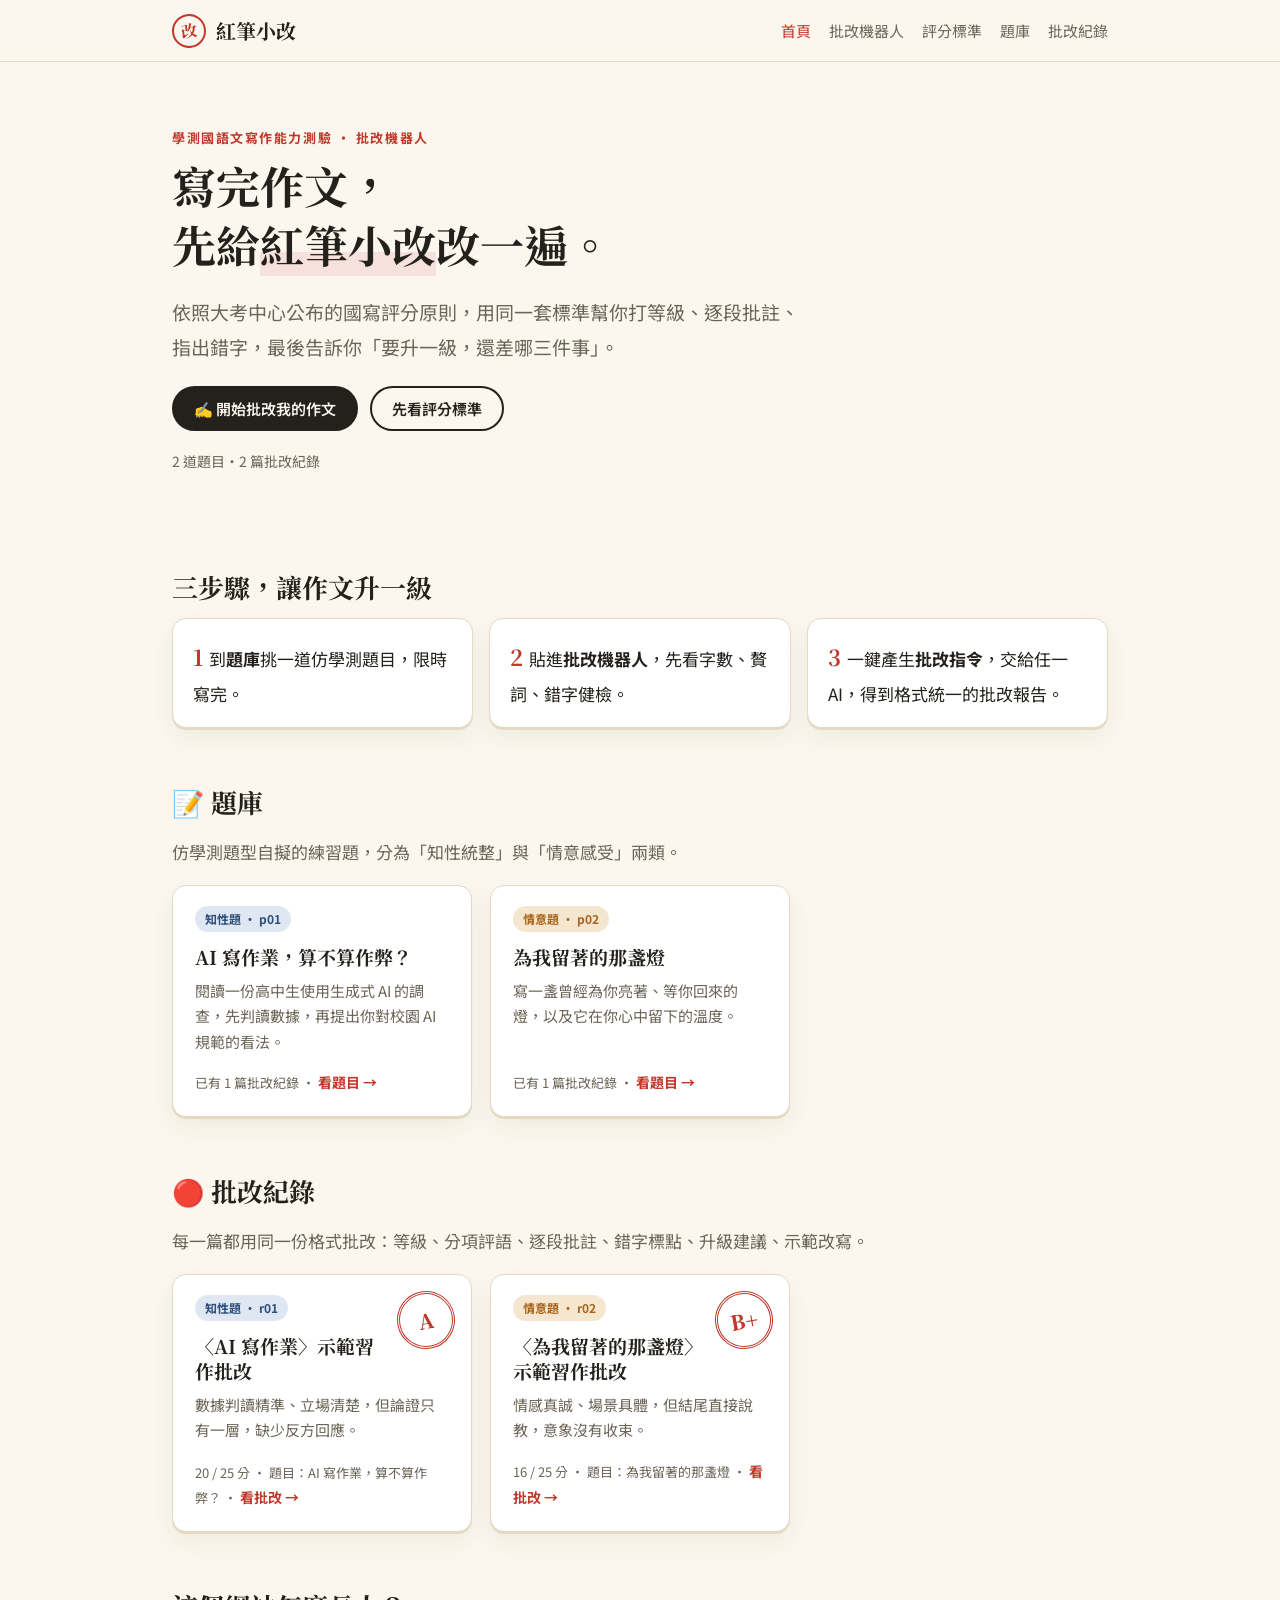
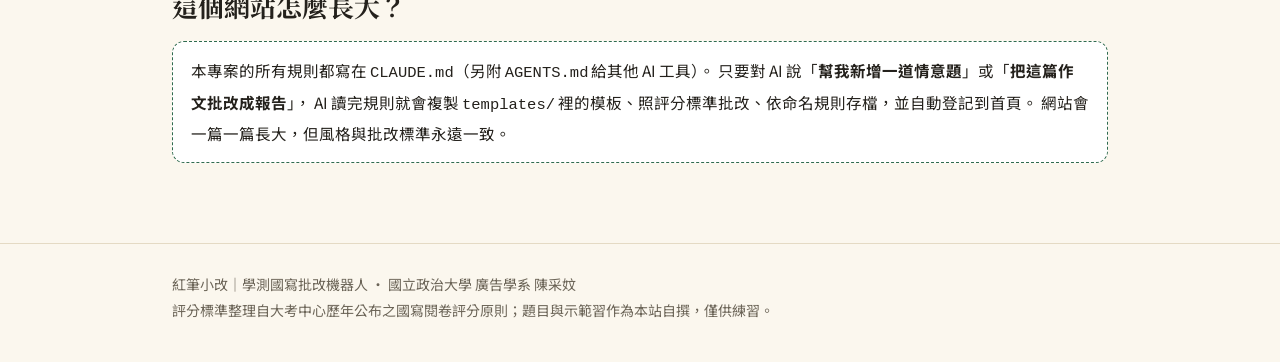
<file: index.html>
<!DOCTYPE html>
<html lang="zh-Hant">
<head>
  <meta charset="UTF-8">
  <meta name="viewport" content="width=device-width, initial-scale=1.0">
  <title>紅筆小改｜學測國寫批改機器人</title>
  <meta name="description" content="依照大考中心國寫評分原則，幫你批改學測國文作文的機器人與批改紀錄庫。">
  <link rel="preconnect" href="https://fonts.googleapis.com">
  <link href="https://fonts.googleapis.com/css2?family=Noto+Sans+TC:wght@400;700;900&family=Noto+Serif+TC:wght@500;700;900&display=swap" rel="stylesheet">
  <link rel="stylesheet" href="assets/style.css">
</head>
<body>

<header class="site-header">
  <div class="wrap">
    <a class="logo" href="index.html"><span class="logo-mark">改</span>紅筆小改</a>
    <nav class="nav">
      <a href="index.html" class="active">首頁</a>
      <a href="grader.html">批改機器人</a>
      <a href="rubric.html">評分標準</a>
      <a href="index.html#prompts">題庫</a>
      <a href="index.html#reports">批改紀錄</a>
    </nav>
  </div>
</header>

<main class="wrap">

  <section class="hero">
    <div class="eyebrow">學測國語文寫作能力測驗 · 批改機器人</div>
    <h1>寫完作文，<br>先給<span class="underline">紅筆小改</span>改一遍。</h1>
    <p class="lead">依照大考中心公布的國寫評分原則，用同一套標準幫你打等級、逐段批註、指出錯字，最後告訴你「要升一級，還差哪三件事」。</p>
    <div class="hero-actions">
      <a class="btn" href="grader.html">✍️ 開始批改我的作文</a>
      <a class="btn ghost" href="rubric.html">先看評分標準</a>
    </div>
    <p class="muted" style="margin-top:18px;font-size:14px" id="content-count"></p>
  </section>

  <section>
    <h2>三步驟，讓作文升一級</h2>
    <div class="steps">
      <div class="step"><b>1</b>到<strong>題庫</strong>挑一道仿學測題目，限時寫完。</div>
      <div class="step"><b>2</b>貼進<strong>批改機器人</strong>，先看字數、贅詞、錯字健檢。</div>
      <div class="step"><b>3</b>一鍵產生<strong>批改指令</strong>，交給任一 AI，得到格式統一的批改報告。</div>
    </div>
  </section>

  <section id="prompts">
    <h2>📝 題庫</h2>
    <p class="muted">仿學測題型自擬的練習題，分為「知性統整」與「情意感受」兩類。</p>
    <div class="card-grid" id="prompt-list"></div>
  </section>

  <section id="reports">
    <h2>🔴 批改紀錄</h2>
    <p class="muted">每一篇都用同一份格式批改：等級、分項評語、逐段批註、錯字標點、升級建議、示範改寫。</p>
    <div class="card-grid" id="report-list"></div>
  </section>

  <section>
    <h2>這個網站怎麼長大？</h2>
    <div class="callout green">
      本專案的所有規則都寫在 <code>CLAUDE.md</code>（另附 <code>AGENTS.md</code> 給其他 AI 工具）。
      只要對 AI 說「<strong>幫我新增一道情意題</strong>」或「<strong>把這篇作文批改成報告</strong>」，
      AI 讀完規則就會複製 <code>templates/</code> 裡的模板、照評分標準批改、依命名規則存檔，並自動登記到首頁。
      網站會一篇一篇長大，但風格與批改標準永遠一致。
    </div>
  </section>

</main>

<footer class="site-footer">
  <div class="wrap">
    紅筆小改｜學測國寫批改機器人 · 國立政治大學 廣告學系 陳采妏<br>
    評分標準整理自大考中心歷年公布之國寫閱卷評分原則；題目與示範習作為本站自撰，僅供練習。
  </div>
</footer>

<script src="assets/catalog.js"></script>
<script src="assets/main.js"></script>
</body>
</html>
</file>
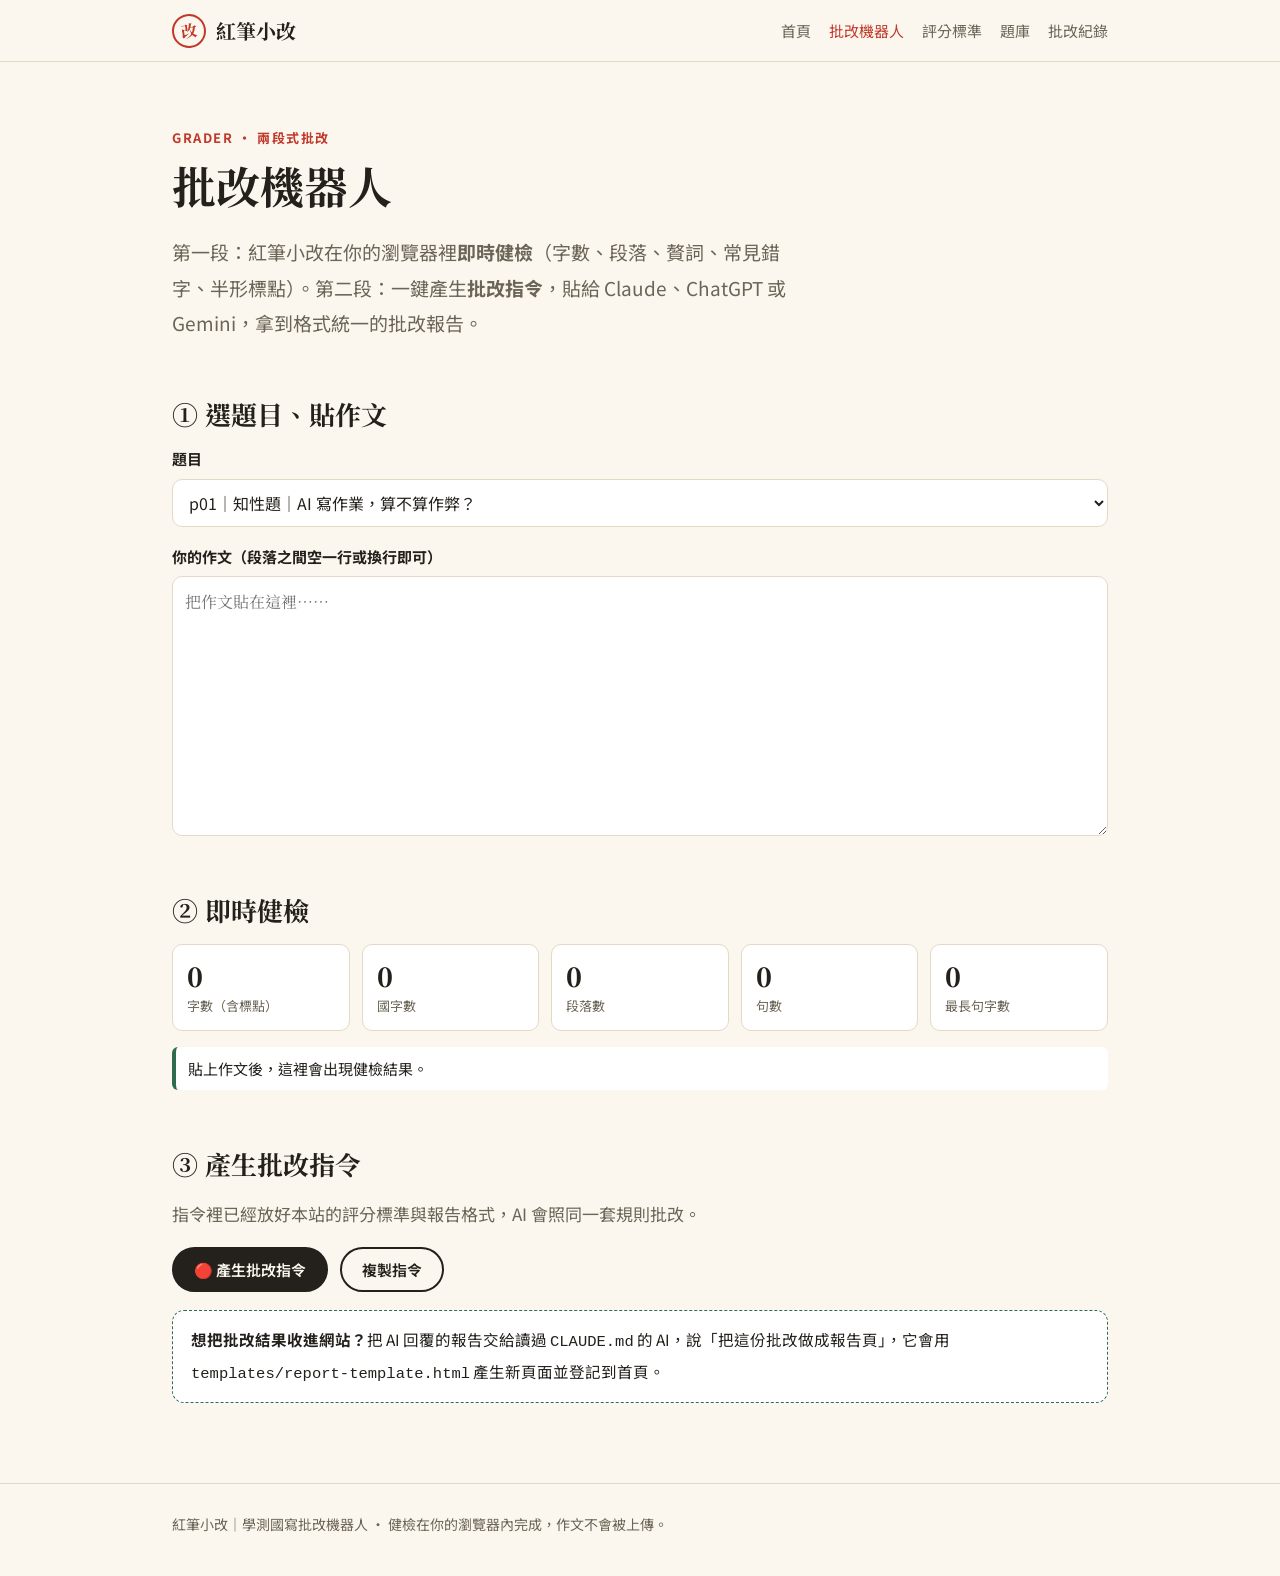
<file: grader.html>
<!DOCTYPE html>
<html lang="zh-Hant">
<head>
  <meta charset="UTF-8">
  <meta name="viewport" content="width=device-width, initial-scale=1.0">
  <title>批改機器人｜紅筆小改</title>
  <link rel="preconnect" href="https://fonts.googleapis.com">
  <link href="https://fonts.googleapis.com/css2?family=Noto+Sans+TC:wght@400;700;900&family=Noto+Serif+TC:wght@500;700;900&display=swap" rel="stylesheet">
  <link rel="stylesheet" href="assets/style.css">
</head>
<body>

<header class="site-header">
  <div class="wrap">
    <a class="logo" href="index.html"><span class="logo-mark">改</span>紅筆小改</a>
    <nav class="nav">
      <a href="index.html">首頁</a>
      <a href="grader.html" class="active">批改機器人</a>
      <a href="rubric.html">評分標準</a>
      <a href="index.html#prompts">題庫</a>
      <a href="index.html#reports">批改紀錄</a>
    </nav>
  </div>
</header>

<main class="wrap">
  <section class="hero" style="padding-bottom:0">
    <div class="eyebrow">GRADER · 兩段式批改</div>
    <h1>批改機器人</h1>
    <p class="lead">第一段：紅筆小改在你的瀏覽器裡<strong>即時健檢</strong>（字數、段落、贅詞、常見錯字、半形標點）。第二段：一鍵產生<strong>批改指令</strong>，貼給 Claude、ChatGPT 或 Gemini，拿到格式統一的批改報告。</p>
  </section>

  <h2>① 選題目、貼作文</h2>
  <div class="field">
    <label for="prompt-select">題目</label>
    <select id="prompt-select"></select>
  </div>
  <div class="field" id="custom-wrap" style="display:none">
    <label for="custom-prompt">自訂題目（請貼上完整題目與要求）</label>
    <input type="text" id="custom-prompt" placeholder="例：以「轉角」為題，寫一篇文章，敘寫你的經驗與感受。">
  </div>
  <div class="field">
    <label for="essay">你的作文（段落之間空一行或換行即可）</label>
    <textarea id="essay" placeholder="把作文貼在這裡……"></textarea>
  </div>

  <h2>② 即時健檢</h2>
  <div class="stats">
    <div class="stat"><div class="n" id="s-chars">0</div><div class="k">字數（含標點）</div></div>
    <div class="stat"><div class="n" id="s-han">0</div><div class="k">國字數</div></div>
    <div class="stat"><div class="n" id="s-paras">0</div><div class="k">段落數</div></div>
    <div class="stat"><div class="n" id="s-sent">0</div><div class="k">句數</div></div>
    <div class="stat"><div class="n" id="s-long">0</div><div class="k">最長句字數</div></div>
  </div>
  <ul class="flags" id="flags"><li class="ok">貼上作文後，這裡會出現健檢結果。</li></ul>

  <h2>③ 產生批改指令</h2>
  <p class="muted">指令裡已經放好本站的評分標準與報告格式，AI 會照同一套規則批改。</p>
  <div class="hero-actions" style="margin-top:0">
    <button class="btn" id="build">🔴 產生批改指令</button>
    <button class="btn ghost" id="copy" disabled>複製指令</button>
  </div>
  <p id="copy-msg" class="muted" style="font-size:14px"></p>
  <div class="output-box" id="output" style="display:none"></div>

  <div class="callout green">
    <strong>想把批改結果收進網站？</strong>把 AI 回覆的報告交給讀過 <code>CLAUDE.md</code> 的 AI，說「把這份批改做成報告頁」，它會用 <code>templates/report-template.html</code> 產生新頁面並登記到首頁。
  </div>
</main>

<footer class="site-footer">
  <div class="wrap">紅筆小改｜學測國寫批改機器人 · 健檢在你的瀏覽器內完成，作文不會被上傳。</div>
</footer>

<script src="assets/catalog.js"></script>
<script src="assets/grader.js"></script>
</body>
</html>
</file>
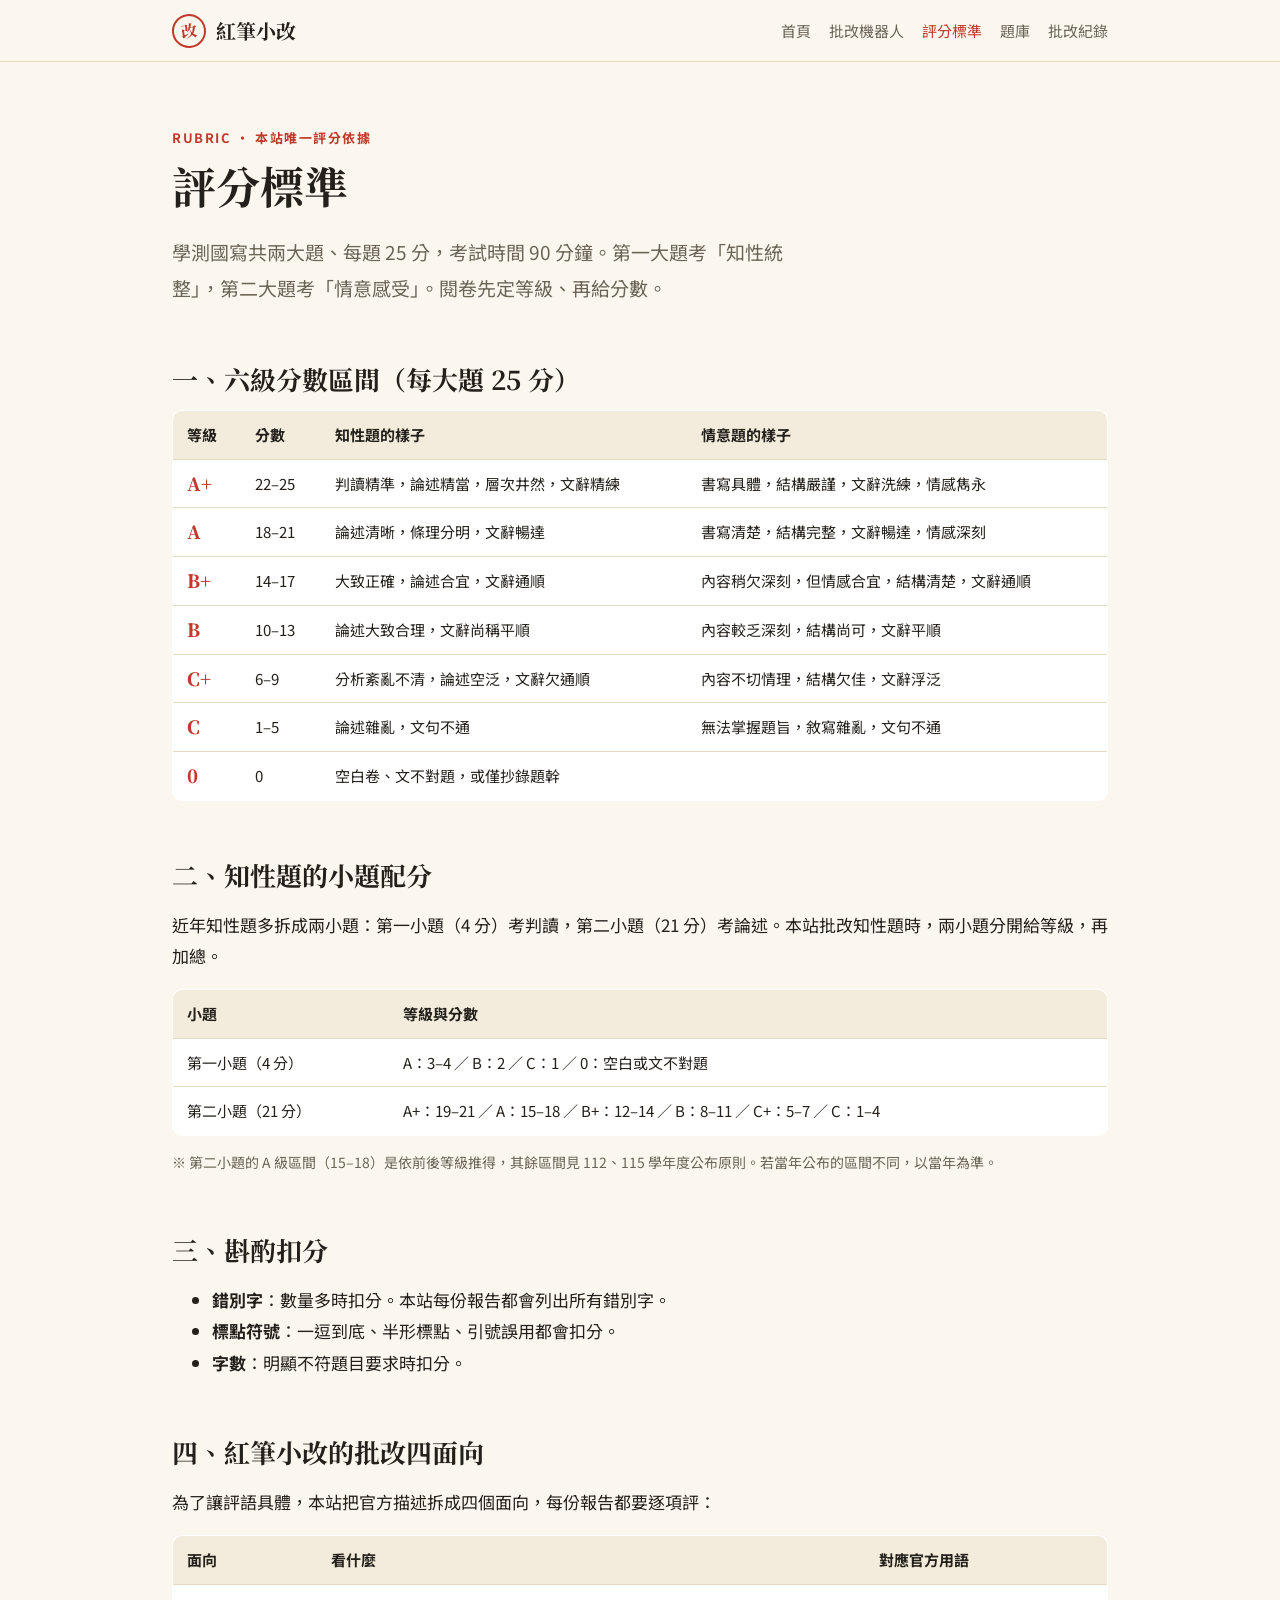
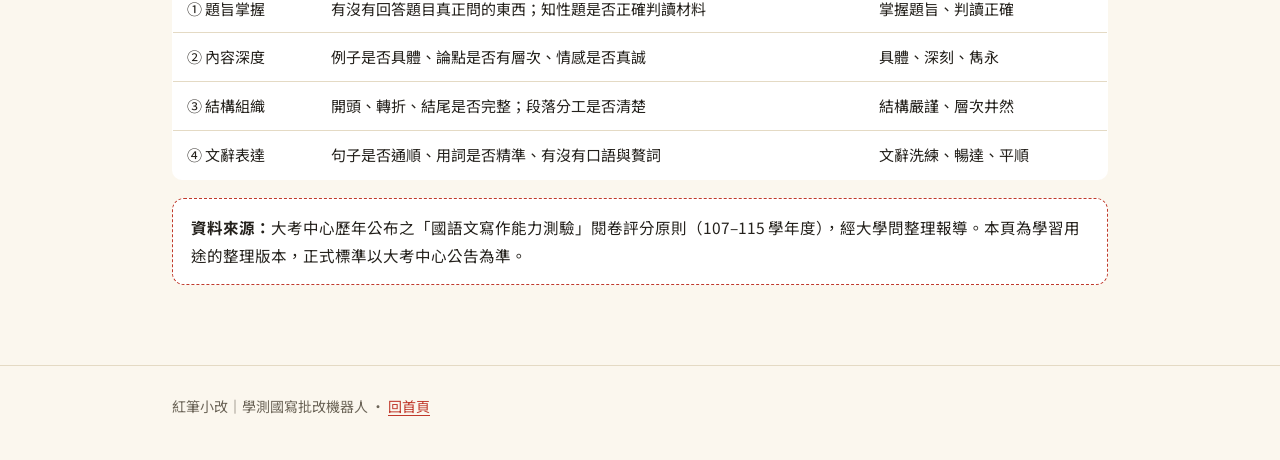
<file: rubric.html>
<!DOCTYPE html>
<html lang="zh-Hant">
<head>
  <meta charset="UTF-8">
  <meta name="viewport" content="width=device-width, initial-scale=1.0">
  <title>評分標準｜紅筆小改</title>
  <link rel="preconnect" href="https://fonts.googleapis.com">
  <link href="https://fonts.googleapis.com/css2?family=Noto+Sans+TC:wght@400;700;900&family=Noto+Serif+TC:wght@500;700;900&display=swap" rel="stylesheet">
  <link rel="stylesheet" href="assets/style.css">
</head>
<body>

<header class="site-header">
  <div class="wrap">
    <a class="logo" href="index.html"><span class="logo-mark">改</span>紅筆小改</a>
    <nav class="nav">
      <a href="index.html">首頁</a>
      <a href="grader.html">批改機器人</a>
      <a href="rubric.html" class="active">評分標準</a>
      <a href="index.html#prompts">題庫</a>
      <a href="index.html#reports">批改紀錄</a>
    </nav>
  </div>
</header>

<main class="wrap">
  <section class="hero" style="padding-bottom:0">
    <div class="eyebrow">RUBRIC · 本站唯一評分依據</div>
    <h1>評分標準</h1>
    <p class="lead">學測國寫共兩大題、每題 25 分，考試時間 90 分鐘。第一大題考「知性統整」，第二大題考「情意感受」。閱卷先定等級、再給分數。</p>
  </section>

  <h2>一、六級分數區間（每大題 25 分）</h2>
  <div class="table-scroll">
  <table class="rubric">
    <tr><th>等級</th><th>分數</th><th>知性題的樣子</th><th>情意題的樣子</th></tr>
    <tr><td class="lv">A+</td><td>22–25</td><td>判讀精準，論述精當，層次井然，文辭精練</td><td>書寫具體，結構嚴謹，文辭洗練，情感雋永</td></tr>
    <tr><td class="lv">A</td><td>18–21</td><td>論述清晰，條理分明，文辭暢達</td><td>書寫清楚，結構完整，文辭暢達，情感深刻</td></tr>
    <tr><td class="lv">B+</td><td>14–17</td><td>大致正確，論述合宜，文辭通順</td><td>內容稍欠深刻，但情感合宜，結構清楚，文辭通順</td></tr>
    <tr><td class="lv">B</td><td>10–13</td><td>論述大致合理，文辭尚稱平順</td><td>內容較乏深刻，結構尚可，文辭平順</td></tr>
    <tr><td class="lv">C+</td><td>6–9</td><td>分析紊亂不清，論述空泛，文辭欠通順</td><td>內容不切情理，結構欠佳，文辭浮泛</td></tr>
    <tr><td class="lv">C</td><td>1–5</td><td>論述雜亂，文句不通</td><td>無法掌握題旨，敘寫雜亂，文句不通</td></tr>
    <tr><td class="lv">0</td><td>0</td><td colspan="2">空白卷、文不對題，或僅抄錄題幹</td></tr>
  </table>
  </div>

  <h2>二、知性題的小題配分</h2>
  <p>近年知性題多拆成兩小題：第一小題（4 分）考判讀，第二小題（21 分）考論述。本站批改知性題時，兩小題分開給等級，再加總。</p>
  <div class="table-scroll">
  <table class="rubric">
    <tr><th>小題</th><th>等級與分數</th></tr>
    <tr><td>第一小題（4 分）</td><td>A：3–4 ／ B：2 ／ C：1 ／ 0：空白或文不對題</td></tr>
    <tr><td>第二小題（21 分）</td><td>A+：19–21 ／ A：15–18 ／ B+：12–14 ／ B：8–11 ／ C+：5–7 ／ C：1–4</td></tr>
  </table>
  </div>
  <p class="muted" style="font-size:14px">※ 第二小題的 A 級區間（15–18）是依前後等級推得，其餘區間見 112、115 學年度公布原則。若當年公布的區間不同，以當年為準。</p>

  <h2>三、斟酌扣分</h2>
  <ul>
    <li><strong>錯別字</strong>：數量多時扣分。本站每份報告都會列出所有錯別字。</li>
    <li><strong>標點符號</strong>：一逗到底、半形標點、引號誤用都會扣分。</li>
    <li><strong>字數</strong>：明顯不符題目要求時扣分。</li>
  </ul>

  <h2>四、紅筆小改的批改四面向</h2>
  <p>為了讓評語具體，本站把官方描述拆成四個面向，每份報告都要逐項評：</p>
  <div class="table-scroll">
  <table class="rubric">
    <tr><th>面向</th><th>看什麼</th><th>對應官方用語</th></tr>
    <tr><td>① 題旨掌握</td><td>有沒有回答題目真正問的東西；知性題是否正確判讀材料</td><td>掌握題旨、判讀正確</td></tr>
    <tr><td>② 內容深度</td><td>例子是否具體、論點是否有層次、情感是否真誠</td><td>具體、深刻、雋永</td></tr>
    <tr><td>③ 結構組織</td><td>開頭、轉折、結尾是否完整；段落分工是否清楚</td><td>結構嚴謹、層次井然</td></tr>
    <tr><td>④ 文辭表達</td><td>句子是否通順、用詞是否精準、有沒有口語與贅詞</td><td>文辭洗練、暢達、平順</td></tr>
  </table>
  </div>

  <div class="callout">
    <strong>資料來源：</strong>大考中心歷年公布之「國語文寫作能力測驗」閱卷評分原則（107–115 學年度），經大學問整理報導。本頁為學習用途的整理版本，正式標準以大考中心公告為準。
  </div>
</main>

<footer class="site-footer">
  <div class="wrap">紅筆小改｜學測國寫批改機器人 · <a href="index.html">回首頁</a></div>
</footer>
</body>
</html>
</file>
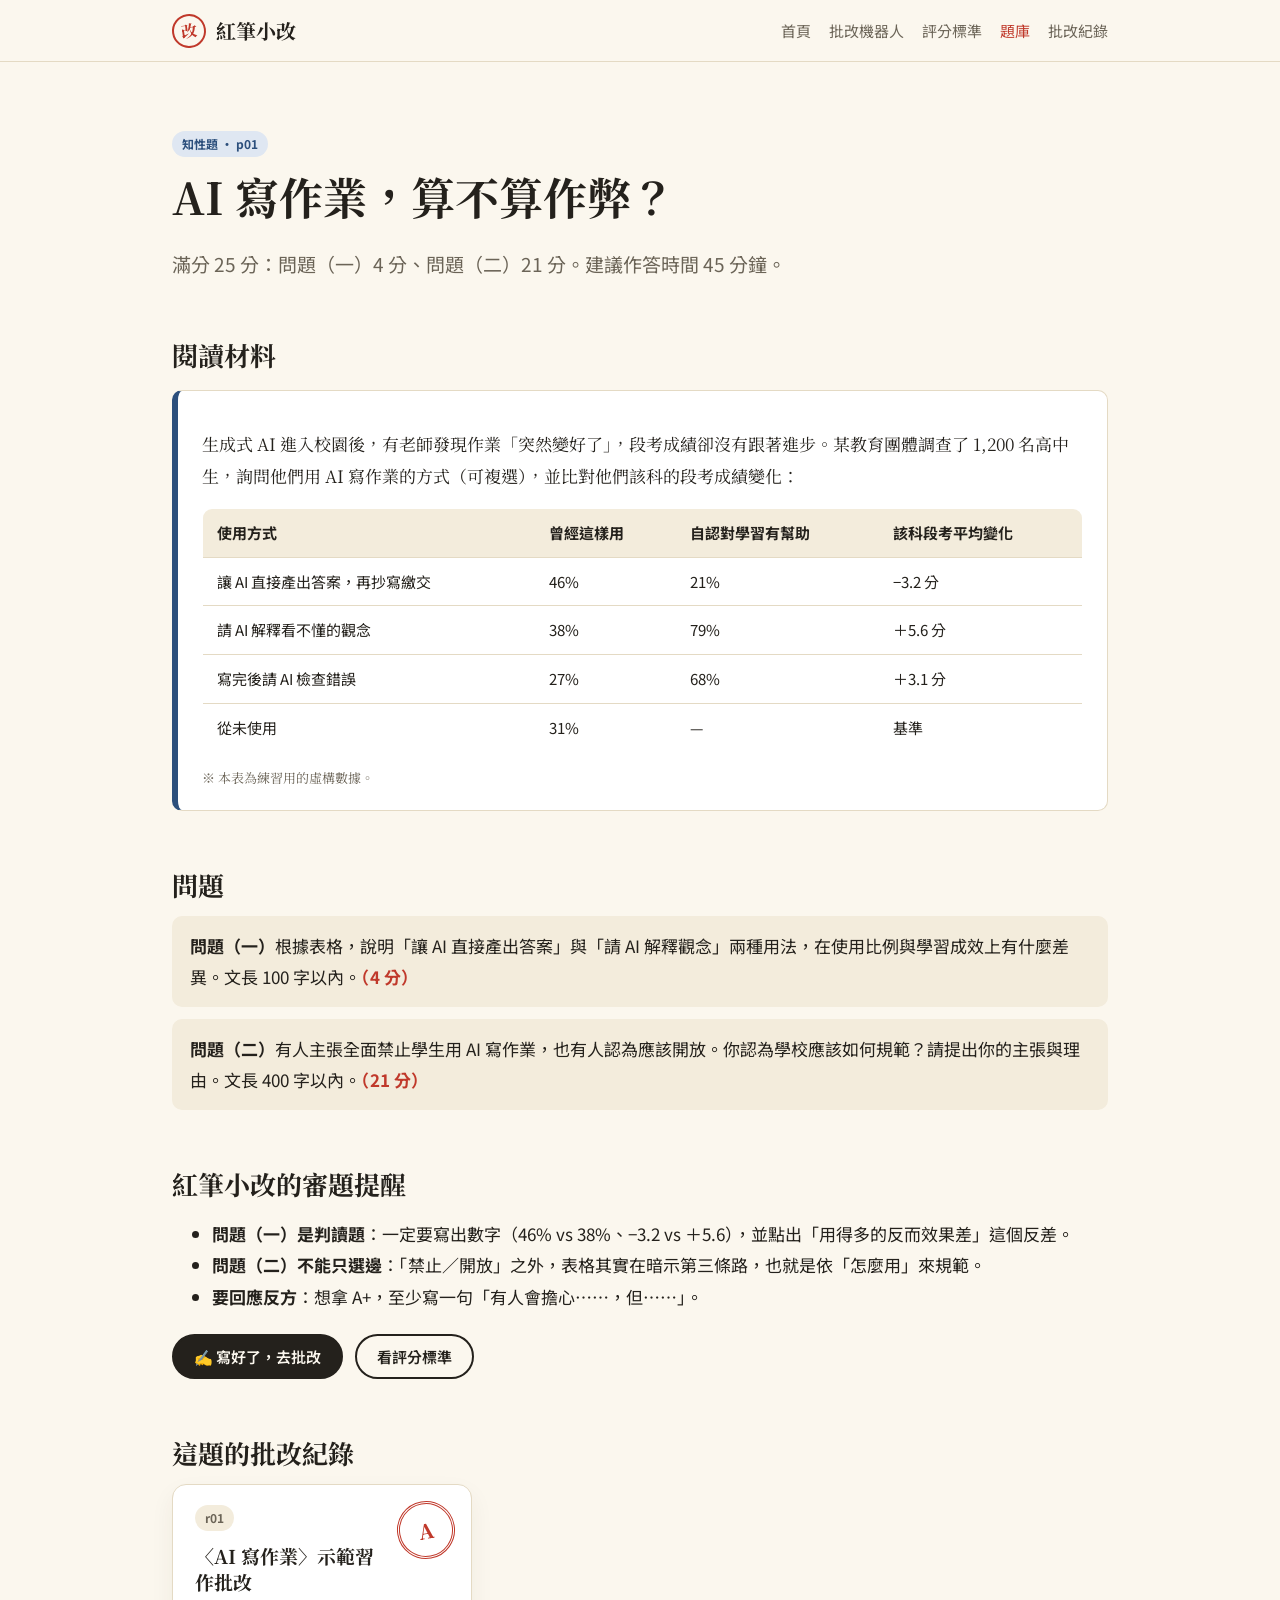
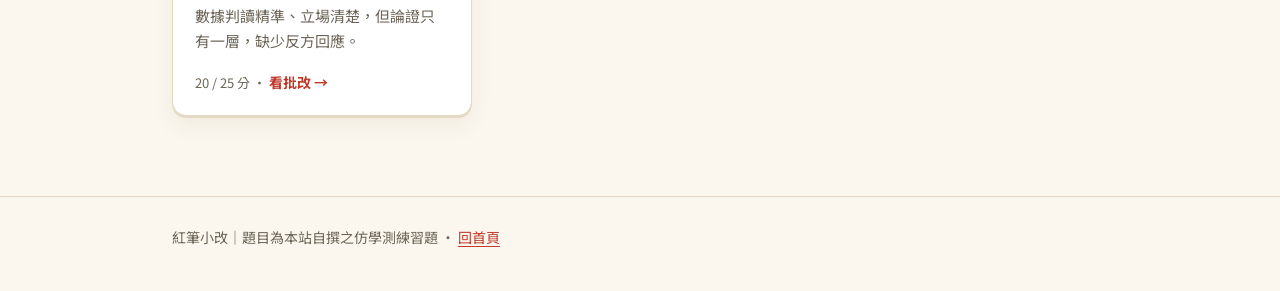
<file: prompts/p01-ai-homework.html>
<!DOCTYPE html>
<html lang="zh-Hant">
<head>
  <meta charset="UTF-8">
  <meta name="viewport" content="width=device-width, initial-scale=1.0">
  <title>p01 AI 寫作業，算不算作弊？｜紅筆小改</title>
  <link rel="preconnect" href="https://fonts.googleapis.com">
  <link href="https://fonts.googleapis.com/css2?family=Noto+Sans+TC:wght@400;700;900&family=Noto+Serif+TC:wght@500;700;900&display=swap" rel="stylesheet">
  <link rel="stylesheet" href="../assets/style.css">
</head>
<body data-base="../" data-prompt="p01">

<header class="site-header">
  <div class="wrap">
    <a class="logo" href="../index.html"><span class="logo-mark">改</span>紅筆小改</a>
    <nav class="nav">
      <a href="../index.html">首頁</a>
      <a href="../grader.html">批改機器人</a>
      <a href="../rubric.html">評分標準</a>
      <a href="../index.html#prompts" class="active">題庫</a>
      <a href="../index.html#reports">批改紀錄</a>
    </nav>
  </div>
</header>

<main class="wrap">
  <section class="hero" style="padding-bottom:0">
    <span class="tag tag-zhixing">知性題 · p01</span>
    <h1 style="margin-top:10px">AI 寫作業，算不算作弊？</h1>
    <p class="lead">滿分 25 分：問題（一）4 分、問題（二）21 分。建議作答時間 45 分鐘。</p>
  </section>

  <h2>閱讀材料</h2>
  <div class="prompt-box zhixing">
    <p>生成式 AI 進入校園後，有老師發現作業「突然變好了」，段考成績卻沒有跟著進步。某教育團體調查了 1,200 名高中生，詢問他們用 AI 寫作業的方式（可複選），並比對他們該科的段考成績變化：</p>
    <div class="table-scroll">
    <table class="rubric" style="font-family:var(--sans)">
      <tr><th>使用方式</th><th>曾經這樣用</th><th>自認對學習有幫助</th><th>該科段考平均變化</th></tr>
      <tr><td>讓 AI 直接產出答案，再抄寫繳交</td><td>46%</td><td>21%</td><td>−3.2 分</td></tr>
      <tr><td>請 AI 解釋看不懂的觀念</td><td>38%</td><td>79%</td><td>＋5.6 分</td></tr>
      <tr><td>寫完後請 AI 檢查錯誤</td><td>27%</td><td>68%</td><td>＋3.1 分</td></tr>
      <tr><td>從未使用</td><td>31%</td><td>—</td><td>基準</td></tr>
    </table>
    </div>
    <p class="muted" style="font-size:13px;margin-bottom:0">※ 本表為練習用的虛構數據。</p>
  </div>

  <h2>問題</h2>
  <div class="question">
    <strong>問題（一）</strong>根據表格，說明「讓 AI 直接產出答案」與「請 AI 解釋觀念」兩種用法，在使用比例與學習成效上有什麼差異。文長 100 字以內。<span class="pts">（4 分）</span>
  </div>
  <div class="question">
    <strong>問題（二）</strong>有人主張全面禁止學生用 AI 寫作業，也有人認為應該開放。你認為學校應該如何規範？請提出你的主張與理由。文長 400 字以內。<span class="pts">（21 分）</span>
  </div>

  <h2>紅筆小改的審題提醒</h2>
  <ul>
    <li><strong>問題（一）是判讀題</strong>：一定要寫出數字（46% vs 38%、−3.2 vs ＋5.6），並點出「用得多的反而效果差」這個反差。</li>
    <li><strong>問題（二）不能只選邊</strong>：「禁止／開放」之外，表格其實在暗示第三條路，也就是依「怎麼用」來規範。</li>
    <li><strong>要回應反方</strong>：想拿 A+，至少寫一句「有人會擔心……，但……」。</li>
  </ul>

  <div class="hero-actions">
    <a class="btn" href="../grader.html">✍️ 寫好了，去批改</a>
    <a class="btn ghost" href="../rubric.html">看評分標準</a>
  </div>

  <h2>這題的批改紀錄</h2>
  <div class="card-grid" id="related-reports"></div>
</main>

<footer class="site-footer">
  <div class="wrap">紅筆小改｜題目為本站自撰之仿學測練習題 · <a href="../index.html">回首頁</a></div>
</footer>

<script src="../assets/catalog.js"></script>
<script src="../assets/main.js"></script>
</body>
</html>
</file>
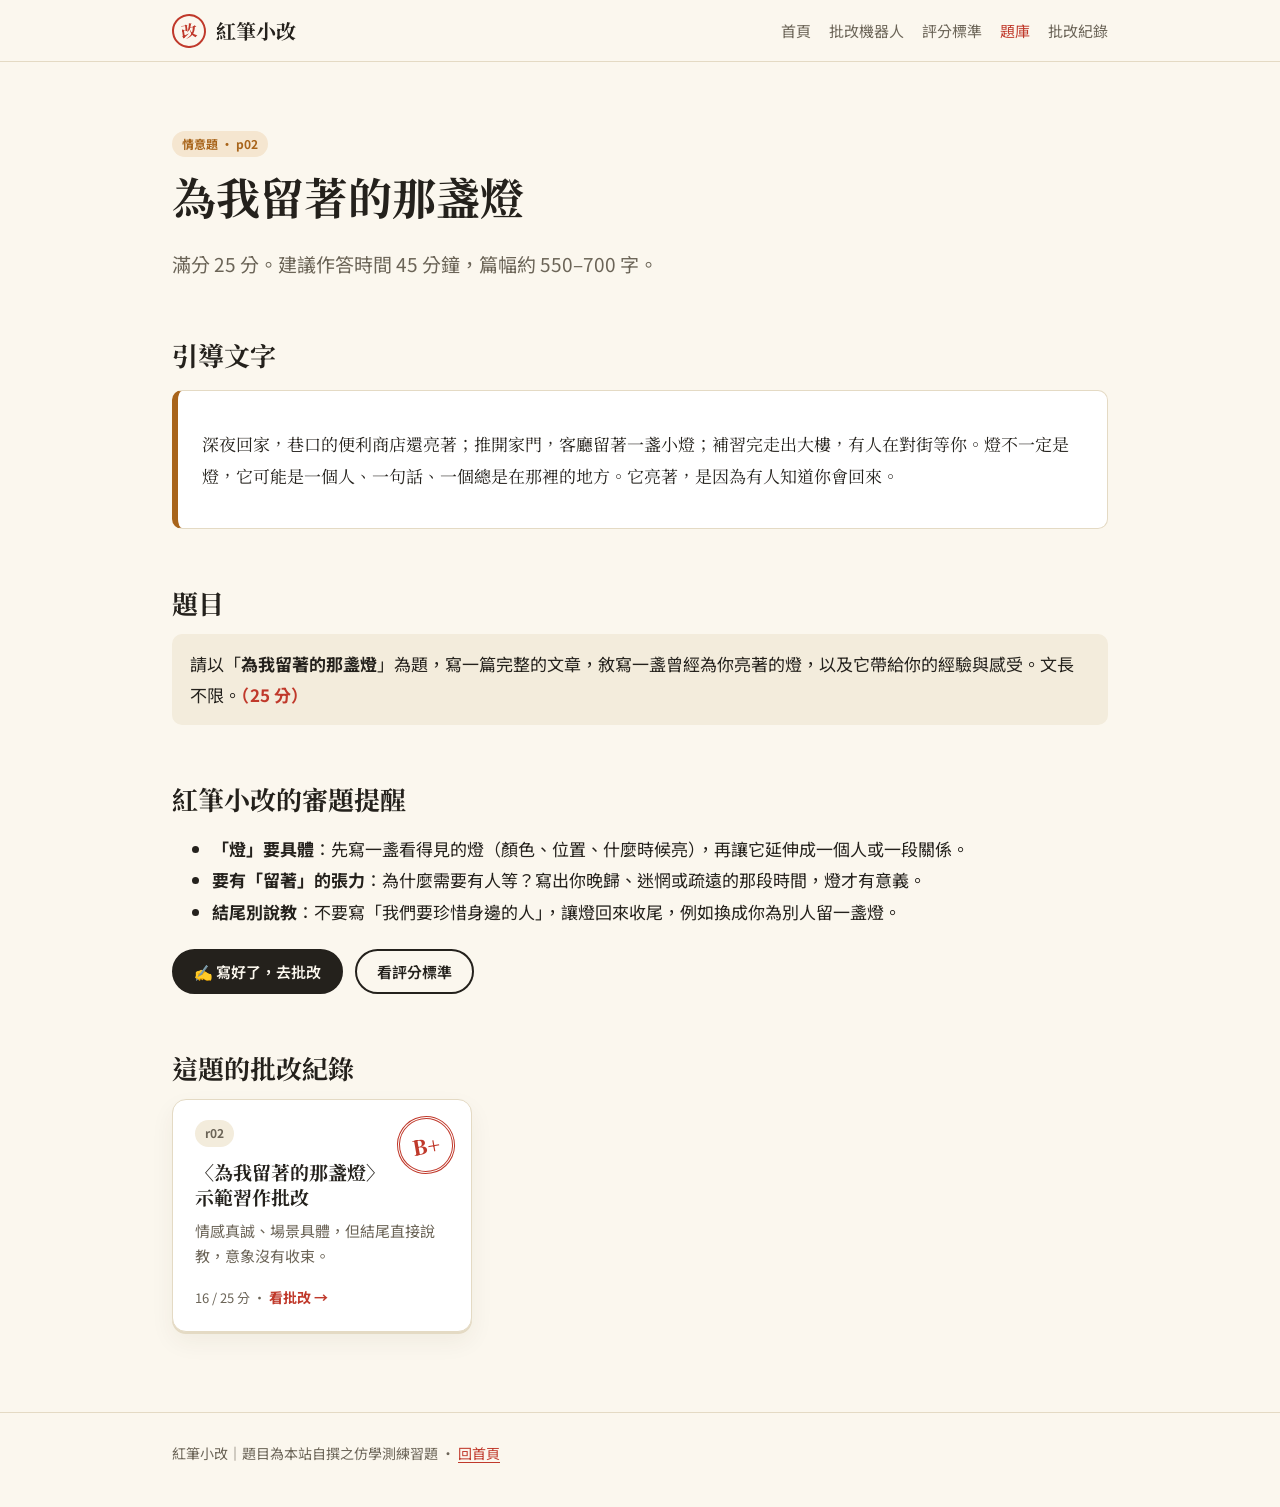
<file: prompts/p02-light-for-me.html>
<!DOCTYPE html>
<html lang="zh-Hant">
<head>
  <meta charset="UTF-8">
  <meta name="viewport" content="width=device-width, initial-scale=1.0">
  <title>p02 為我留著的那盞燈｜紅筆小改</title>
  <link rel="preconnect" href="https://fonts.googleapis.com">
  <link href="https://fonts.googleapis.com/css2?family=Noto+Sans+TC:wght@400;700;900&family=Noto+Serif+TC:wght@500;700;900&display=swap" rel="stylesheet">
  <link rel="stylesheet" href="../assets/style.css">
</head>
<body data-base="../" data-prompt="p02">

<header class="site-header">
  <div class="wrap">
    <a class="logo" href="../index.html"><span class="logo-mark">改</span>紅筆小改</a>
    <nav class="nav">
      <a href="../index.html">首頁</a>
      <a href="../grader.html">批改機器人</a>
      <a href="../rubric.html">評分標準</a>
      <a href="../index.html#prompts" class="active">題庫</a>
      <a href="../index.html#reports">批改紀錄</a>
    </nav>
  </div>
</header>

<main class="wrap">
  <section class="hero" style="padding-bottom:0">
    <span class="tag tag-qingyi">情意題 · p02</span>
    <h1 style="margin-top:10px">為我留著的那盞燈</h1>
    <p class="lead">滿分 25 分。建議作答時間 45 分鐘，篇幅約 550–700 字。</p>
  </section>

  <h2>引導文字</h2>
  <div class="prompt-box qingyi">
    <p>深夜回家，巷口的便利商店還亮著；推開家門，客廳留著一盞小燈；補習完走出大樓，有人在對街等你。燈不一定是燈，它可能是一個人、一句話、一個總是在那裡的地方。它亮著，是因為有人知道你會回來。</p>
  </div>

  <h2>題目</h2>
  <div class="question">
    請以「<strong>為我留著的那盞燈</strong>」為題，寫一篇完整的文章，敘寫一盞曾經為你亮著的燈，以及它帶給你的經驗與感受。文長不限。<span class="pts">（25 分）</span>
  </div>

  <h2>紅筆小改的審題提醒</h2>
  <ul>
    <li><strong>「燈」要具體</strong>：先寫一盞看得見的燈（顏色、位置、什麼時候亮），再讓它延伸成一個人或一段關係。</li>
    <li><strong>要有「留著」的張力</strong>：為什麼需要有人等？寫出你晚歸、迷惘或疏遠的那段時間，燈才有意義。</li>
    <li><strong>結尾別說教</strong>：不要寫「我們要珍惜身邊的人」，讓燈回來收尾，例如換成你為別人留一盞燈。</li>
  </ul>

  <div class="hero-actions">
    <a class="btn" href="../grader.html">✍️ 寫好了，去批改</a>
    <a class="btn ghost" href="../rubric.html">看評分標準</a>
  </div>

  <h2>這題的批改紀錄</h2>
  <div class="card-grid" id="related-reports"></div>
</main>

<footer class="site-footer">
  <div class="wrap">紅筆小改｜題目為本站自撰之仿學測練習題 · <a href="../index.html">回首頁</a></div>
</footer>

<script src="../assets/catalog.js"></script>
<script src="../assets/main.js"></script>
</body>
</html>
</file>
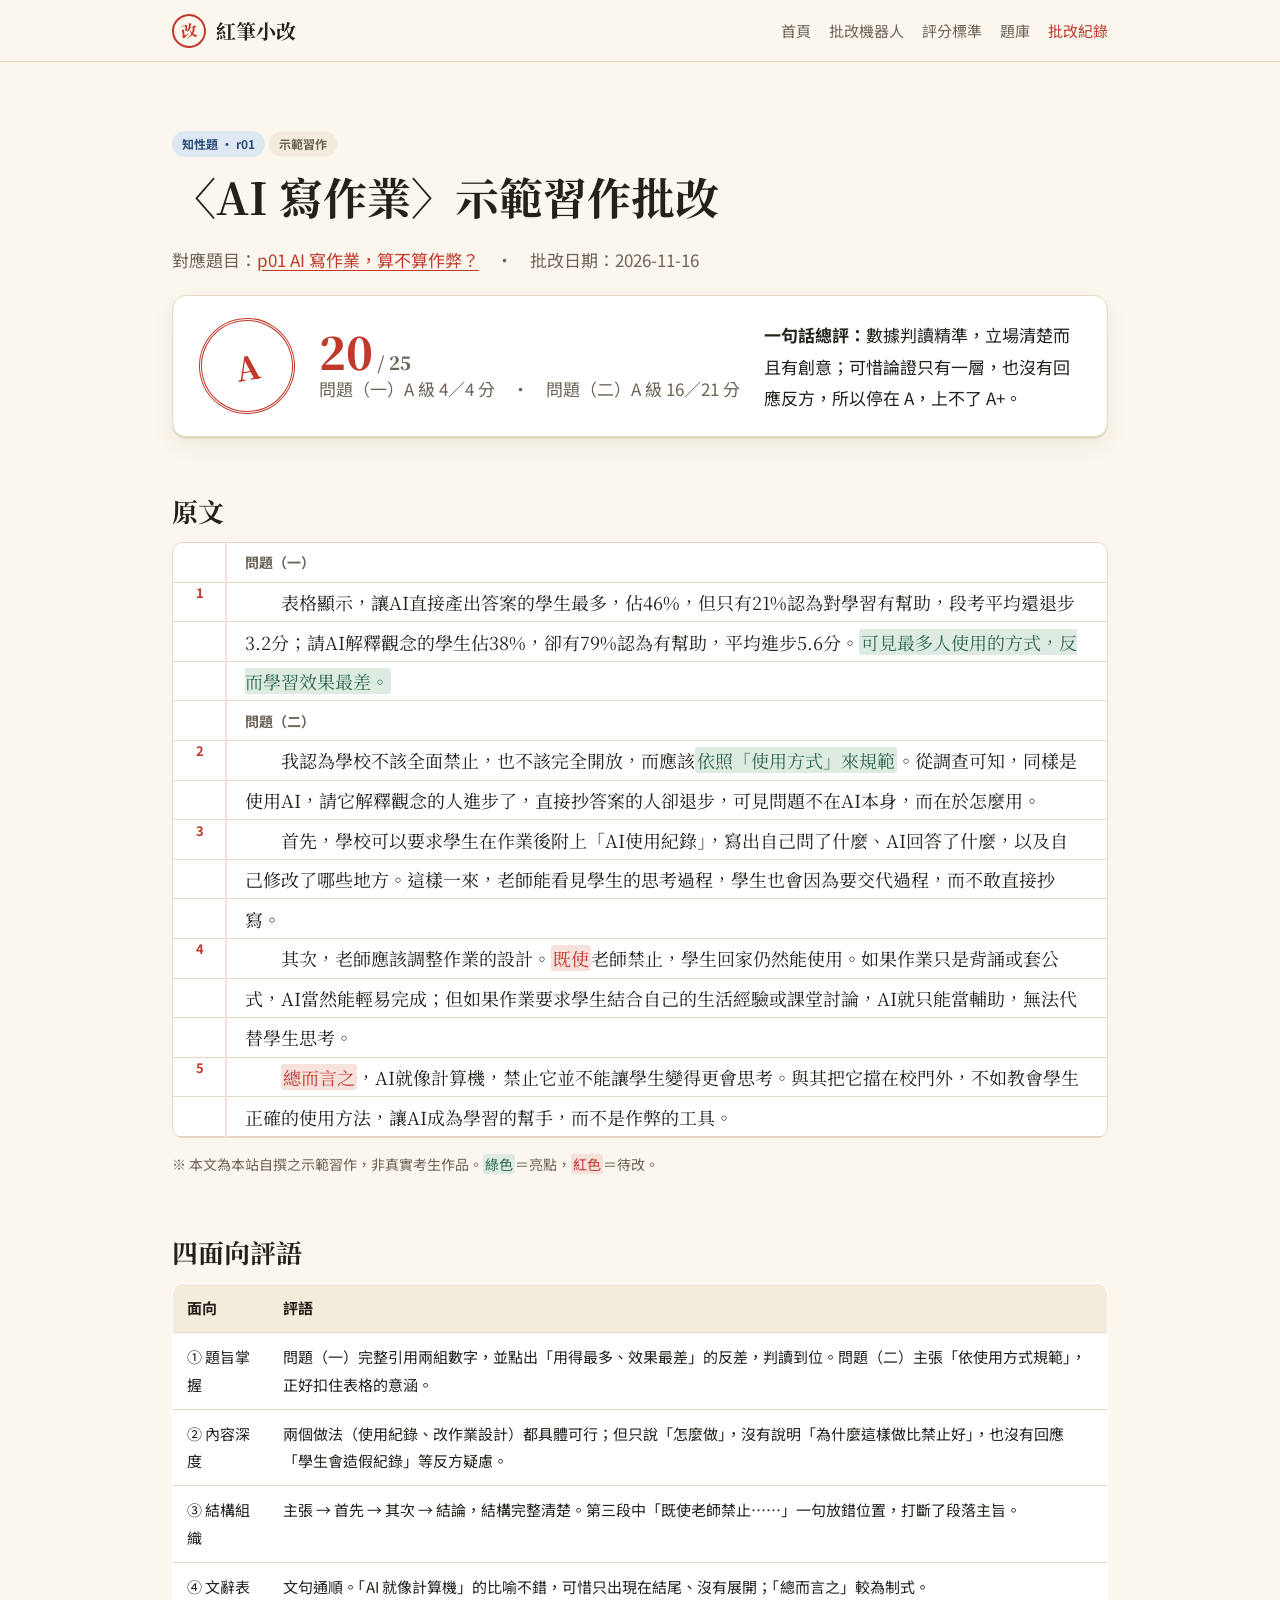
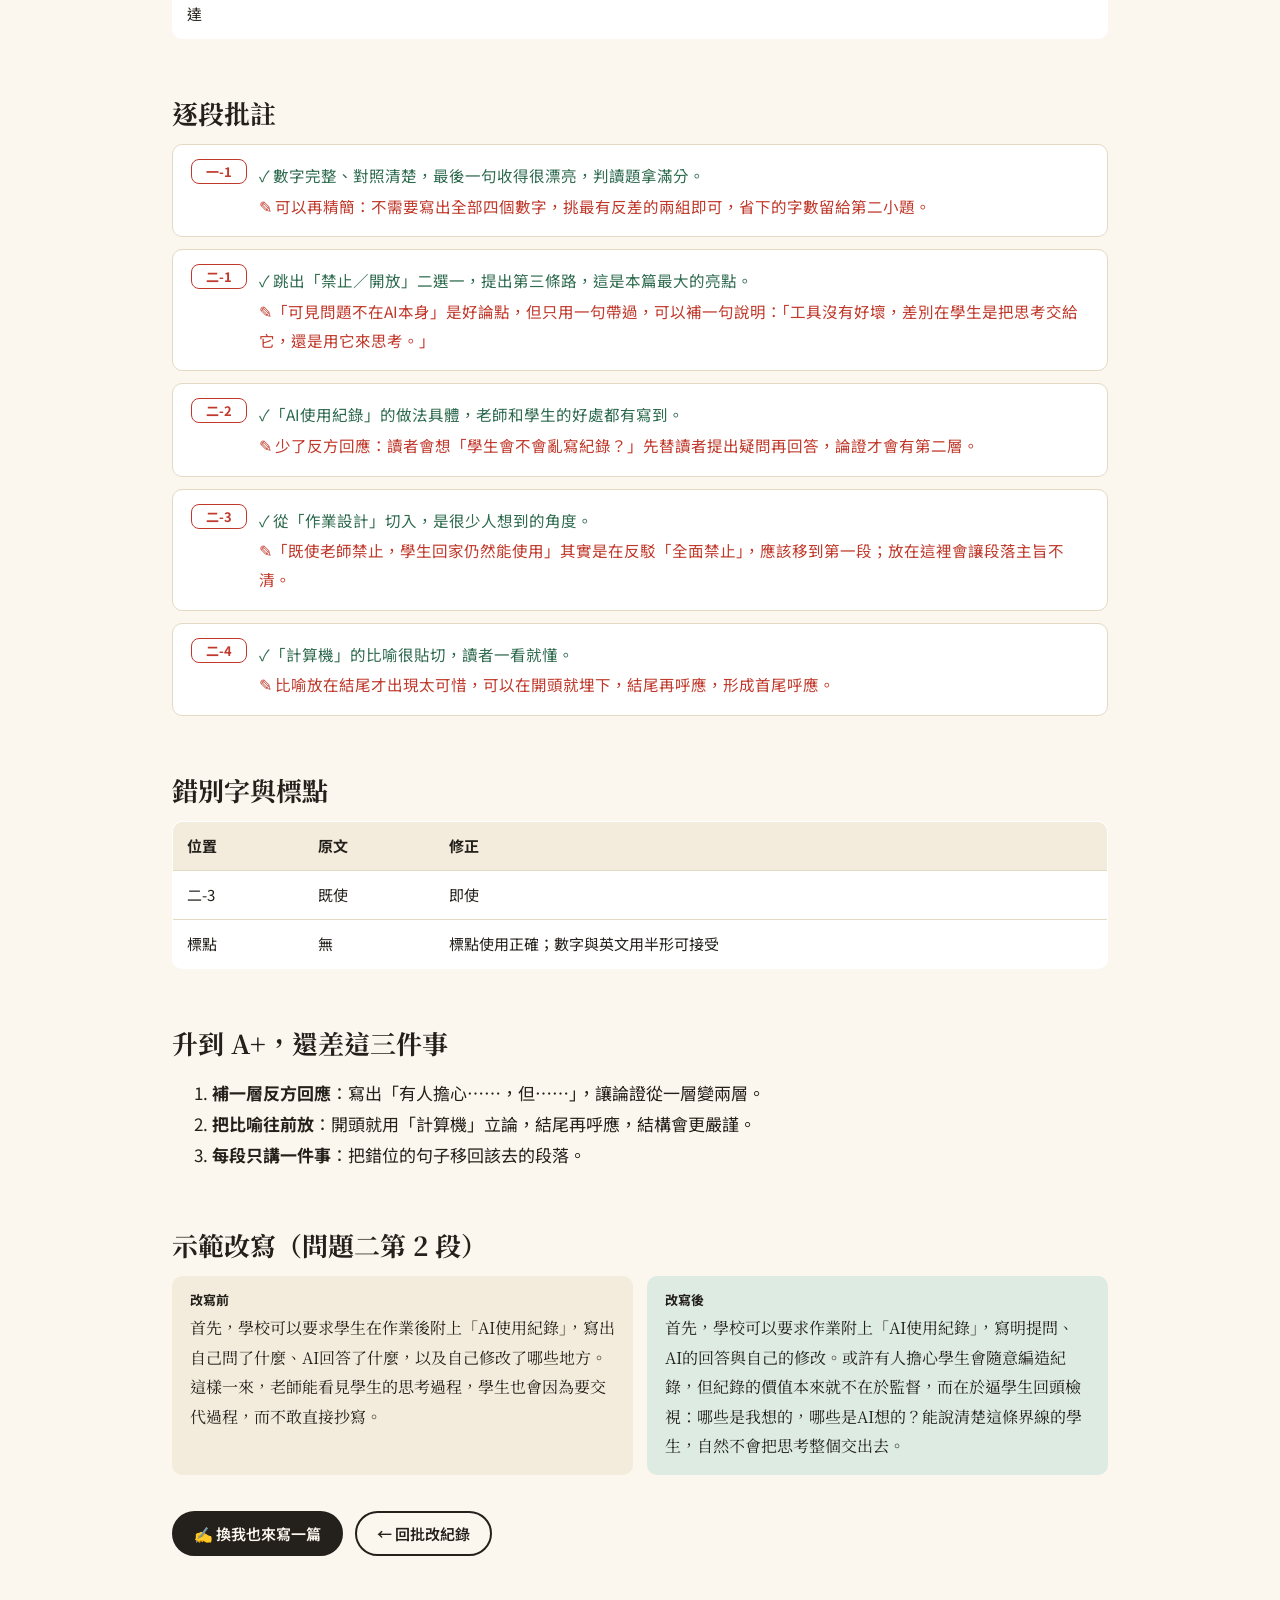
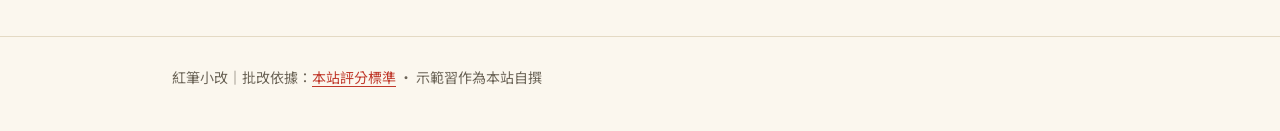
<file: reports/r01-p01-demo.html>
<!DOCTYPE html>
<html lang="zh-Hant">
<head>
  <meta charset="UTF-8">
  <meta name="viewport" content="width=device-width, initial-scale=1.0">
  <title>r01〈AI 寫作業〉示範習作批改｜紅筆小改</title>
  <link rel="preconnect" href="https://fonts.googleapis.com">
  <link href="https://fonts.googleapis.com/css2?family=Noto+Sans+TC:wght@400;700;900&family=Noto+Serif+TC:wght@500;700;900&display=swap" rel="stylesheet">
  <link rel="stylesheet" href="../assets/style.css">
</head>
<body>

<header class="site-header">
  <div class="wrap">
    <a class="logo" href="../index.html"><span class="logo-mark">改</span>紅筆小改</a>
    <nav class="nav">
      <a href="../index.html">首頁</a>
      <a href="../grader.html">批改機器人</a>
      <a href="../rubric.html">評分標準</a>
      <a href="../index.html#prompts">題庫</a>
      <a href="../index.html#reports" class="active">批改紀錄</a>
    </nav>
  </div>
</header>

<main class="wrap">
  <!-- ① 報告標頭 -->
  <section class="hero" style="padding-bottom:0">
    <span class="tag tag-zhixing">知性題 · r01</span> <span class="tag tag-demo">示範習作</span>
    <h1 style="margin-top:10px">〈AI 寫作業〉示範習作批改</h1>
    <p class="muted">對應題目：<a href="../prompts/p01-ai-homework.html">p01 AI 寫作業，算不算作弊？</a>　·　批改日期：2026-11-16</p>
  </section>

  <!-- ② 等級與分數 -->
  <div class="score-head">
    <span class="grade-badge lg">A</span>
    <div>
      <div class="score">20<small> / 25</small></div>
      <div class="muted">問題（一）A 級 4／4 分　·　問題（二）A 級 16／21 分</div>
    </div>
    <div style="flex:1;min-width:240px">
      <strong>一句話總評：</strong>數據判讀精準，立場清楚而且有創意；可惜論證只有一層，也沒有回應反方，所以停在 A，上不了 A+。
    </div>
  </div>

  <!-- ③ 學生原文 -->
  <h2>原文</h2>
  <div class="manuscript">
    <p class="sub-label">問題（一）</p>
    <p>表格顯示，讓AI直接產出答案的學生最多，佔46%，但只有21%認為對學習有幫助，段考平均還退步3.2分；請AI解釋觀念的學生佔38%，卻有79%認為有幫助，平均進步5.6分。<mark class="good">可見最多人使用的方式，反而學習效果最差。</mark></p>
    <p class="sub-label">問題（二）</p>
    <p>我認為學校不該全面禁止，也不該完全開放，而應該<mark class="good">依照「使用方式」來規範</mark>。從調查可知，同樣是使用AI，請它解釋觀念的人進步了，直接抄答案的人卻退步，可見問題不在AI本身，而在於怎麼用。</p>
    <p>首先，學校可以要求學生在作業後附上「AI使用紀錄」，寫出自己問了什麼、AI回答了什麼，以及自己修改了哪些地方。這樣一來，老師能看見學生的思考過程，學生也會因為要交代過程，而不敢直接抄寫。</p>
    <p>其次，老師應該調整作業的設計。<mark class="fix">既使</mark>老師禁止，學生回家仍然能使用。如果作業只是背誦或套公式，AI當然能輕易完成；但如果作業要求學生結合自己的生活經驗或課堂討論，AI就只能當輔助，無法代替學生思考。</p>
    <p><mark class="fix">總而言之</mark>，AI就像計算機，禁止它並不能讓學生變得更會思考。與其把它擋在校門外，不如教會學生正確的使用方法，讓AI成為學習的幫手，而不是作弊的工具。</p>
  </div>
  <p class="muted" style="font-size:14px">※ 本文為本站自撰之示範習作，非真實考生作品。<mark class="good">綠色</mark>＝亮點，<mark class="fix">紅色</mark>＝待改。</p>

  <!-- ④ 四面向評語 -->
  <h2>四面向評語</h2>
  <div class="table-scroll">
  <table class="rubric">
    <tr><th>面向</th><th>評語</th></tr>
    <tr><td>① 題旨掌握</td><td>問題（一）完整引用兩組數字，並點出「用得最多、效果最差」的反差，判讀到位。問題（二）主張「依使用方式規範」，正好扣住表格的意涵。</td></tr>
    <tr><td>② 內容深度</td><td>兩個做法（使用紀錄、改作業設計）都具體可行；但只說「怎麼做」，沒有說明「為什麼這樣做比禁止好」，也沒有回應「學生會造假紀錄」等反方疑慮。</td></tr>
    <tr><td>③ 結構組織</td><td>主張 → 首先 → 其次 → 結論，結構完整清楚。第三段中「既使老師禁止……」一句放錯位置，打斷了段落主旨。</td></tr>
    <tr><td>④ 文辭表達</td><td>文句通順。「AI 就像計算機」的比喻不錯，可惜只出現在結尾、沒有展開；「總而言之」較為制式。</td></tr>
  </table>
  </div>

  <!-- ⑤ 逐段批註 -->
  <h2>逐段批註</h2>
  <div class="notes">
    <div class="note"><div class="pno">一-1</div><div>
      <p class="ok">✓ 數字完整、對照清楚，最後一句收得很漂亮，判讀題拿滿分。</p>
      <p class="fix">✎ 可以再精簡：不需要寫出全部四個數字，挑最有反差的兩組即可，省下的字數留給第二小題。</p>
    </div></div>
    <div class="note"><div class="pno">二-1</div><div>
      <p class="ok">✓ 跳出「禁止／開放」二選一，提出第三條路，這是本篇最大的亮點。</p>
      <p class="fix">✎「可見問題不在AI本身」是好論點，但只用一句帶過，可以補一句說明：「工具沒有好壞，差別在學生是把思考交給它，還是用它來思考。」</p>
    </div></div>
    <div class="note"><div class="pno">二-2</div><div>
      <p class="ok">✓「AI使用紀錄」的做法具體，老師和學生的好處都有寫到。</p>
      <p class="fix">✎ 少了反方回應：讀者會想「學生會不會亂寫紀錄？」先替讀者提出疑問再回答，論證才會有第二層。</p>
    </div></div>
    <div class="note"><div class="pno">二-3</div><div>
      <p class="ok">✓ 從「作業設計」切入，是很少人想到的角度。</p>
      <p class="fix">✎「既使老師禁止，學生回家仍然能使用」其實是在反駁「全面禁止」，應該移到第一段；放在這裡會讓段落主旨不清。</p>
    </div></div>
    <div class="note"><div class="pno">二-4</div><div>
      <p class="ok">✓「計算機」的比喻很貼切，讀者一看就懂。</p>
      <p class="fix">✎ 比喻放在結尾才出現太可惜，可以在開頭就埋下，結尾再呼應，形成首尾呼應。</p>
    </div></div>
  </div>

  <!-- ⑥ 錯別字與標點 -->
  <h2>錯別字與標點</h2>
  <div class="table-scroll">
  <table class="rubric">
    <tr><th>位置</th><th>原文</th><th>修正</th></tr>
    <tr><td>二-3</td><td>既使</td><td>即使</td></tr>
    <tr><td>標點</td><td>無</td><td>標點使用正確；數字與英文用半形可接受</td></tr>
  </table>
  </div>

  <!-- ⑦ 升級三件事 -->
  <h2>升到 A+，還差這三件事</h2>
  <ol>
    <li><strong>補一層反方回應</strong>：寫出「有人擔心……，但……」，讓論證從一層變兩層。</li>
    <li><strong>把比喻往前放</strong>：開頭就用「計算機」立論，結尾再呼應，結構會更嚴謹。</li>
    <li><strong>每段只講一件事</strong>：把錯位的句子移回該去的段落。</li>
  </ol>

  <!-- ⑧ 示範改寫 -->
  <h2>示範改寫（問題二第 2 段）</h2>
  <div class="rewrite">
    <div class="before"><span class="label">改寫前</span>首先，學校可以要求學生在作業後附上「AI使用紀錄」，寫出自己問了什麼、AI回答了什麼，以及自己修改了哪些地方。這樣一來，老師能看見學生的思考過程，學生也會因為要交代過程，而不敢直接抄寫。</div>
    <div class="after"><span class="label">改寫後</span>首先，學校可以要求作業附上「AI使用紀錄」，寫明提問、AI的回答與自己的修改。或許有人擔心學生會隨意編造紀錄，但紀錄的價值本來就不在於監督，而在於逼學生回頭檢視：哪些是我想的，哪些是AI想的？能說清楚這條界線的學生，自然不會把思考整個交出去。</div>
  </div>

  <div class="hero-actions" style="margin-top:36px">
    <a class="btn" href="../grader.html">✍️ 換我也來寫一篇</a>
    <a class="btn ghost" href="../index.html#reports">← 回批改紀錄</a>
  </div>
</main>

<footer class="site-footer">
  <div class="wrap">紅筆小改｜批改依據：<a href="../rubric.html">本站評分標準</a> · 示範習作為本站自撰</div>
</footer>
</body>
</html>
</file>
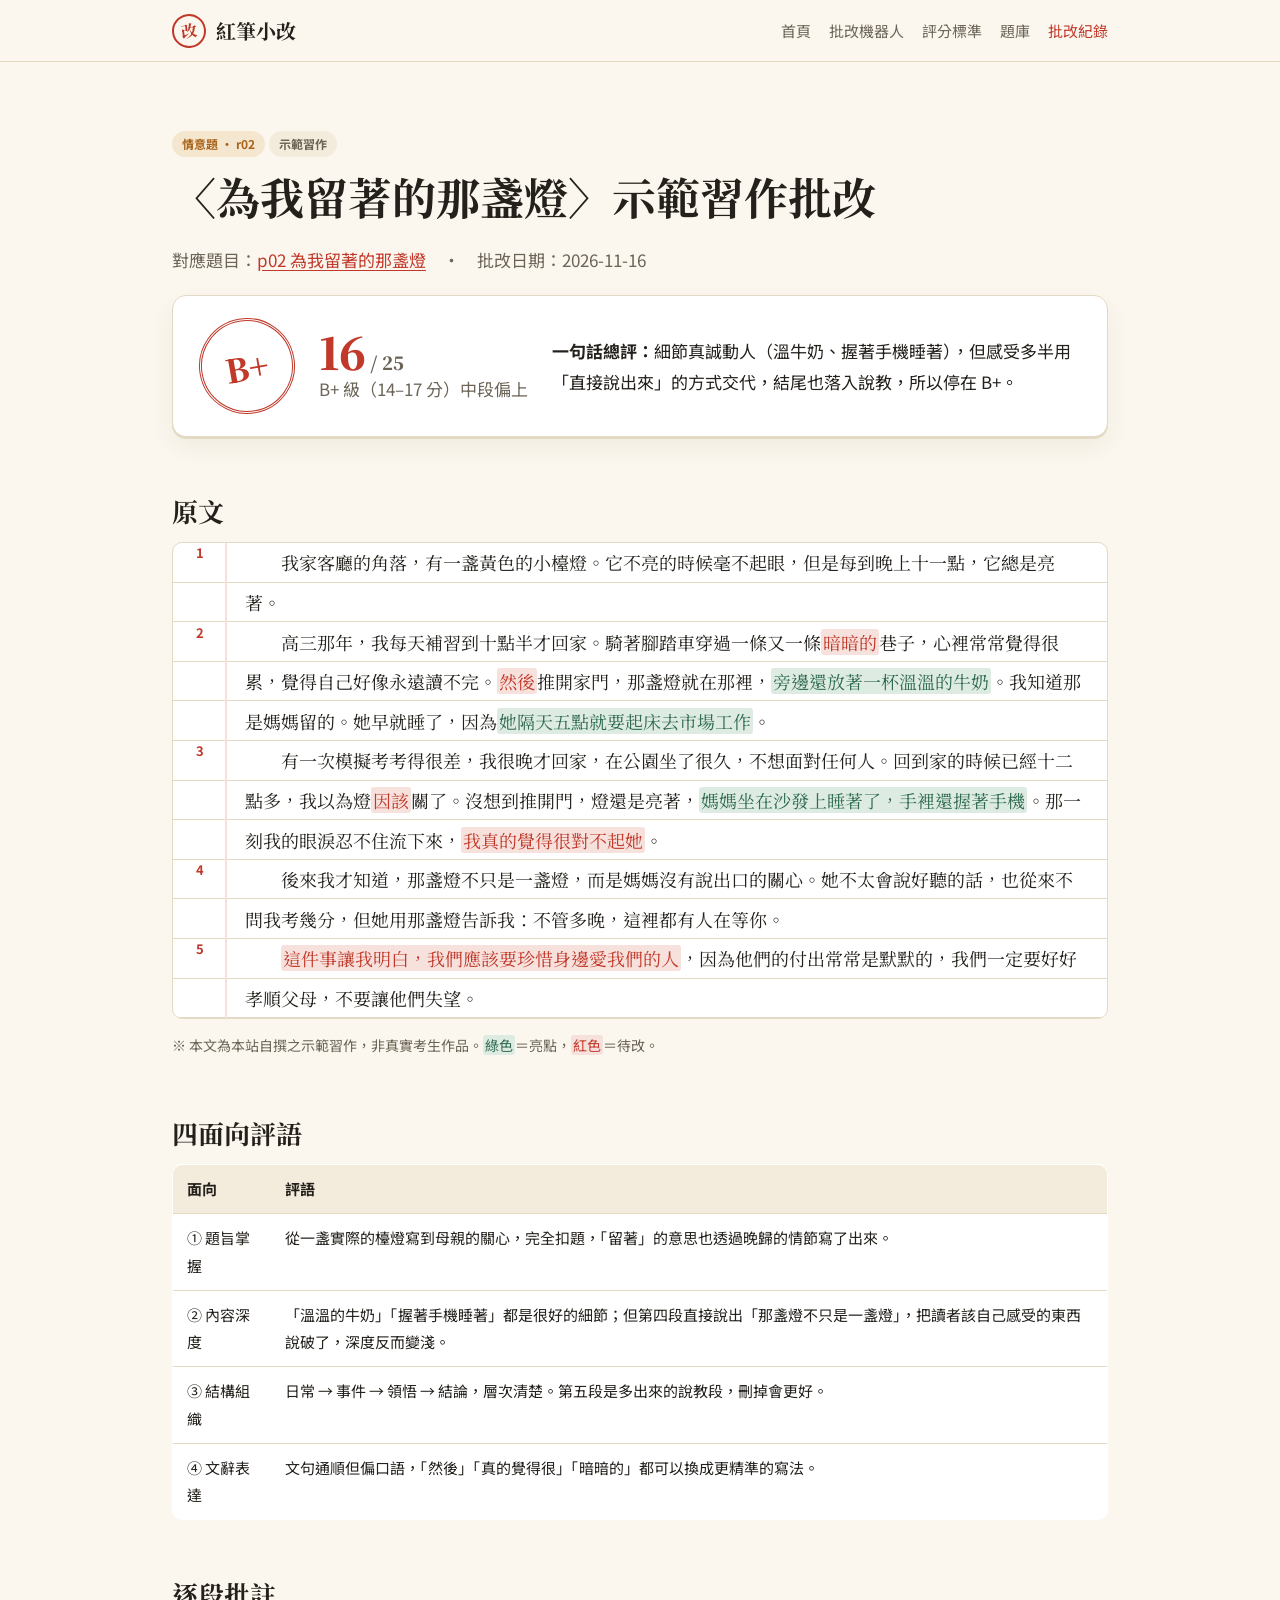
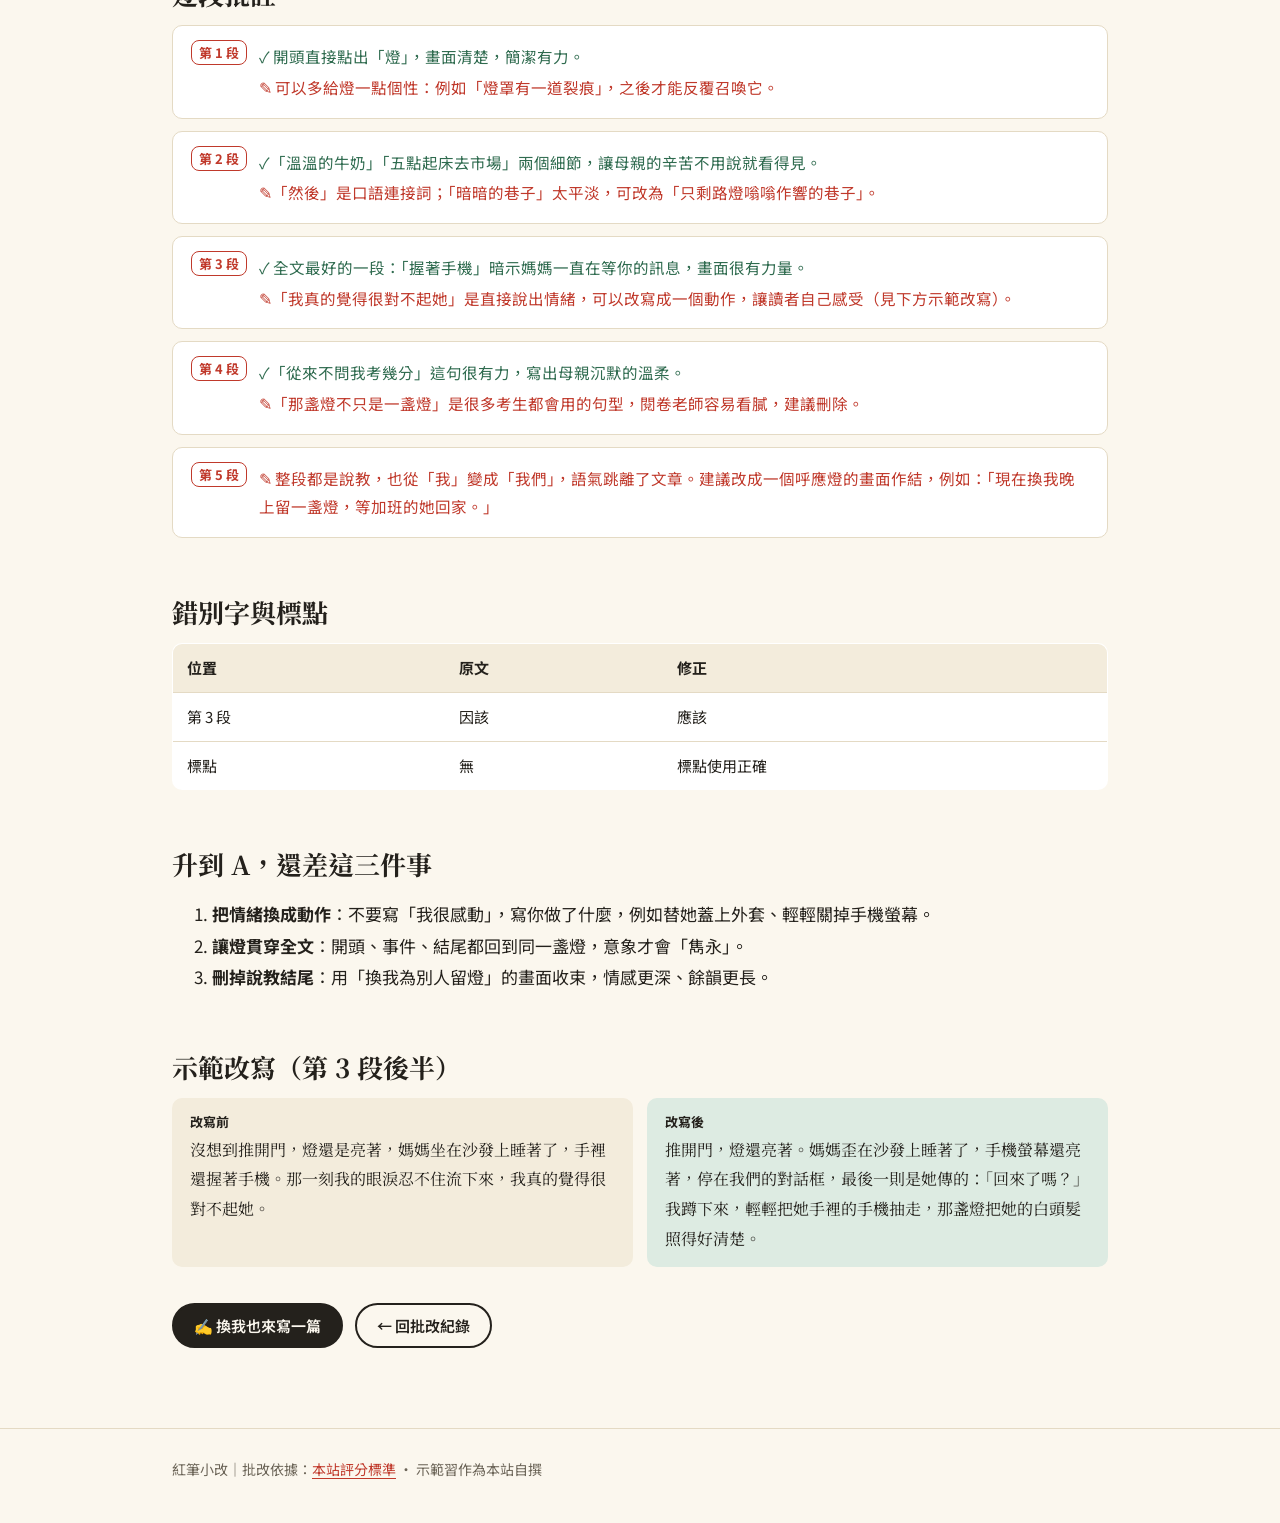
<file: reports/r02-p02-demo.html>
<!DOCTYPE html>
<html lang="zh-Hant">
<head>
  <meta charset="UTF-8">
  <meta name="viewport" content="width=device-width, initial-scale=1.0">
  <title>r02〈為我留著的那盞燈〉示範習作批改｜紅筆小改</title>
  <link rel="preconnect" href="https://fonts.googleapis.com">
  <link href="https://fonts.googleapis.com/css2?family=Noto+Sans+TC:wght@400;700;900&family=Noto+Serif+TC:wght@500;700;900&display=swap" rel="stylesheet">
  <link rel="stylesheet" href="../assets/style.css">
</head>
<body>

<header class="site-header">
  <div class="wrap">
    <a class="logo" href="../index.html"><span class="logo-mark">改</span>紅筆小改</a>
    <nav class="nav">
      <a href="../index.html">首頁</a>
      <a href="../grader.html">批改機器人</a>
      <a href="../rubric.html">評分標準</a>
      <a href="../index.html#prompts">題庫</a>
      <a href="../index.html#reports" class="active">批改紀錄</a>
    </nav>
  </div>
</header>

<main class="wrap">
  <!-- ① 報告標頭 -->
  <section class="hero" style="padding-bottom:0">
    <span class="tag tag-qingyi">情意題 · r02</span> <span class="tag tag-demo">示範習作</span>
    <h1 style="margin-top:10px">〈為我留著的那盞燈〉示範習作批改</h1>
    <p class="muted">對應題目：<a href="../prompts/p02-light-for-me.html">p02 為我留著的那盞燈</a>　·　批改日期：2026-11-16</p>
  </section>

  <!-- ② 等級與分數 -->
  <div class="score-head">
    <span class="grade-badge lg">B+</span>
    <div>
      <div class="score">16<small> / 25</small></div>
      <div class="muted">B+ 級（14–17 分）中段偏上</div>
    </div>
    <div style="flex:1;min-width:240px">
      <strong>一句話總評：</strong>細節真誠動人（溫牛奶、握著手機睡著），但感受多半用「直接說出來」的方式交代，結尾也落入說教，所以停在 B+。
    </div>
  </div>

  <!-- ③ 學生原文 -->
  <h2>原文</h2>
  <div class="manuscript">
    <p>我家客廳的角落，有一盞黃色的小檯燈。它不亮的時候毫不起眼，但是每到晚上十一點，它總是亮著。</p>
    <p>高三那年，我每天補習到十點半才回家。騎著腳踏車穿過一條又一條<mark class="fix">暗暗的</mark>巷子，心裡常常覺得很累，覺得自己好像永遠讀不完。<mark class="fix">然後</mark>推開家門，那盞燈就在那裡，<mark class="good">旁邊還放著一杯溫溫的牛奶</mark>。我知道那是媽媽留的。她早就睡了，因為<mark class="good">她隔天五點就要起床去市場工作</mark>。</p>
    <p>有一次模擬考考得很差，我很晚才回家，在公園坐了很久，不想面對任何人。回到家的時候已經十二點多，我以為燈<mark class="fix">因該</mark>關了。沒想到推開門，燈還是亮著，<mark class="good">媽媽坐在沙發上睡著了，手裡還握著手機</mark>。那一刻我的眼淚忍不住流下來，<mark class="fix">我真的覺得很對不起她</mark>。</p>
    <p>後來我才知道，那盞燈不只是一盞燈，而是媽媽沒有說出口的關心。她不太會說好聽的話，也從來不問我考幾分，但她用那盞燈告訴我：不管多晚，這裡都有人在等你。</p>
    <p><mark class="fix">這件事讓我明白，我們應該要珍惜身邊愛我們的人</mark>，因為他們的付出常常是默默的，我們一定要好好孝順父母，不要讓他們失望。</p>
  </div>
  <p class="muted" style="font-size:14px">※ 本文為本站自撰之示範習作，非真實考生作品。<mark class="good">綠色</mark>＝亮點，<mark class="fix">紅色</mark>＝待改。</p>

  <!-- ④ 四面向評語 -->
  <h2>四面向評語</h2>
  <div class="table-scroll">
  <table class="rubric">
    <tr><th>面向</th><th>評語</th></tr>
    <tr><td>① 題旨掌握</td><td>從一盞實際的檯燈寫到母親的關心，完全扣題，「留著」的意思也透過晚歸的情節寫了出來。</td></tr>
    <tr><td>② 內容深度</td><td>「溫溫的牛奶」「握著手機睡著」都是很好的細節；但第四段直接說出「那盞燈不只是一盞燈」，把讀者該自己感受的東西說破了，深度反而變淺。</td></tr>
    <tr><td>③ 結構組織</td><td>日常 → 事件 → 領悟 → 結論，層次清楚。第五段是多出來的說教段，刪掉會更好。</td></tr>
    <tr><td>④ 文辭表達</td><td>文句通順但偏口語，「然後」「真的覺得很」「暗暗的」都可以換成更精準的寫法。</td></tr>
  </table>
  </div>

  <!-- ⑤ 逐段批註 -->
  <h2>逐段批註</h2>
  <div class="notes">
    <div class="note"><div class="pno">第 1 段</div><div>
      <p class="ok">✓ 開頭直接點出「燈」，畫面清楚，簡潔有力。</p>
      <p class="fix">✎ 可以多給燈一點個性：例如「燈罩有一道裂痕」，之後才能反覆召喚它。</p>
    </div></div>
    <div class="note"><div class="pno">第 2 段</div><div>
      <p class="ok">✓「溫溫的牛奶」「五點起床去市場」兩個細節，讓母親的辛苦不用說就看得見。</p>
      <p class="fix">✎「然後」是口語連接詞；「暗暗的巷子」太平淡，可改為「只剩路燈嗡嗡作響的巷子」。</p>
    </div></div>
    <div class="note"><div class="pno">第 3 段</div><div>
      <p class="ok">✓ 全文最好的一段：「握著手機」暗示媽媽一直在等你的訊息，畫面很有力量。</p>
      <p class="fix">✎「我真的覺得很對不起她」是直接說出情緒，可以改寫成一個動作，讓讀者自己感受（見下方示範改寫）。</p>
    </div></div>
    <div class="note"><div class="pno">第 4 段</div><div>
      <p class="ok">✓「從來不問我考幾分」這句很有力，寫出母親沉默的溫柔。</p>
      <p class="fix">✎「那盞燈不只是一盞燈」是很多考生都會用的句型，閱卷老師容易看膩，建議刪除。</p>
    </div></div>
    <div class="note"><div class="pno">第 5 段</div><div>
      <p class="fix">✎ 整段都是說教，也從「我」變成「我們」，語氣跳離了文章。建議改成一個呼應燈的畫面作結，例如：「現在換我晚上留一盞燈，等加班的她回家。」</p>
    </div></div>
  </div>

  <!-- ⑥ 錯別字與標點 -->
  <h2>錯別字與標點</h2>
  <div class="table-scroll">
  <table class="rubric">
    <tr><th>位置</th><th>原文</th><th>修正</th></tr>
    <tr><td>第 3 段</td><td>因該</td><td>應該</td></tr>
    <tr><td>標點</td><td>無</td><td>標點使用正確</td></tr>
  </table>
  </div>

  <!-- ⑦ 升級三件事 -->
  <h2>升到 A，還差這三件事</h2>
  <ol>
    <li><strong>把情緒換成動作</strong>：不要寫「我很感動」，寫你做了什麼，例如替她蓋上外套、輕輕關掉手機螢幕。</li>
    <li><strong>讓燈貫穿全文</strong>：開頭、事件、結尾都回到同一盞燈，意象才會「雋永」。</li>
    <li><strong>刪掉說教結尾</strong>：用「換我為別人留燈」的畫面收束，情感更深、餘韻更長。</li>
  </ol>

  <!-- ⑧ 示範改寫 -->
  <h2>示範改寫（第 3 段後半）</h2>
  <div class="rewrite">
    <div class="before"><span class="label">改寫前</span>沒想到推開門，燈還是亮著，媽媽坐在沙發上睡著了，手裡還握著手機。那一刻我的眼淚忍不住流下來，我真的覺得很對不起她。</div>
    <div class="after"><span class="label">改寫後</span>推開門，燈還亮著。媽媽歪在沙發上睡著了，手機螢幕還亮著，停在我們的對話框，最後一則是她傳的：「回來了嗎？」我蹲下來，輕輕把她手裡的手機抽走，那盞燈把她的白頭髮照得好清楚。</div>
  </div>

  <div class="hero-actions" style="margin-top:36px">
    <a class="btn" href="../grader.html">✍️ 換我也來寫一篇</a>
    <a class="btn ghost" href="../index.html#reports">← 回批改紀錄</a>
  </div>
</main>

<footer class="site-footer">
  <div class="wrap">紅筆小改｜批改依據：<a href="../rubric.html">本站評分標準</a> · 示範習作為本站自撰</div>
</footer>
</body>
</html>
</file>
<file: assets/style.css>
/* =========================================================
   紅筆小改｜學測國寫批改機器人 — 全站共用樣式
   規則：所有顏色只能用下方 :root 變數；新增元件前先查 CLAUDE.md「元件清單」
   ========================================================= */

:root {
  /* 紙與墨 */
  --paper: #fbf7ee;
  --paper-2: #f3ecdc;
  --line: #e4dac4;
  --ink: #24211c;
  --ink-soft: #6b6457;
  /* 紅筆（批改、強調、等級章） */
  --red: #c0392b;
  --red-soft: #f7e1dc;
  /* 綠筆（優點） */
  --green: #2f6b4f;
  --green-soft: #ddebe2;
  /* 題型色 */
  --zhixing: #2c4f7c;      /* 知性題 */
  --zhixing-soft: #dfe7f2;
  --qingyi: #a8641a;       /* 情意題 */
  --qingyi-soft: #f5e6d0;

  --radius: 14px;
  --shadow: 0 2px 0 var(--line), 0 10px 24px rgba(60, 45, 20, 0.06);
  --serif: "Noto Serif TC", "Songti TC", serif;
  --sans: "Noto Sans TC", "PingFang TC", "Microsoft JhengHei", sans-serif;
  --max: 980px;
}

* { box-sizing: border-box; }

html { scroll-behavior: smooth; }

body {
  margin: 0;
  background: var(--paper);
  color: var(--ink);
  font-family: var(--sans);
  font-size: 17px;
  line-height: 1.85;
}

a { color: var(--red); text-underline-offset: 3px; }
a:hover { text-decoration-thickness: 2px; }

.wrap { max-width: var(--max); margin: 0 auto; padding: 0 22px; }

/* ---------- 頁首 / 頁尾 ---------- */
.site-header {
  border-bottom: 1px solid var(--line);
  background: var(--paper);
  position: sticky; top: 0; z-index: 10;
}
.site-header .wrap {
  display: flex; align-items: center; justify-content: space-between;
  gap: 16px; padding-top: 12px; padding-bottom: 12px; flex-wrap: wrap;
}
.logo {
  display: flex; align-items: center; gap: 10px;
  font-family: var(--serif); font-weight: 700; font-size: 20px;
  color: var(--ink); text-decoration: none;
}
.logo-mark {
  width: 34px; height: 34px; border-radius: 50%;
  border: 2px solid var(--red); color: var(--red);
  display: grid; place-items: center; font-size: 16px;
  transform: rotate(-8deg);
}
.nav { display: flex; gap: 18px; flex-wrap: wrap; }
.nav a { color: var(--ink-soft); text-decoration: none; font-size: 15px; }
.nav a:hover, .nav a.active { color: var(--red); }

.site-footer {
  margin-top: 80px; padding: 28px 0 40px;
  border-top: 1px solid var(--line);
  color: var(--ink-soft); font-size: 14px;
}

/* ---------- 標題與段落 ---------- */
h1, h2, h3 { font-family: var(--serif); line-height: 1.35; }
h1 { font-size: clamp(30px, 5vw, 44px); margin: 0 0 12px; }
h2 { font-size: 26px; margin: 56px 0 14px; }
h3 { font-size: 20px; margin: 28px 0 8px; }
.lead { font-size: 19px; color: var(--ink-soft); max-width: 640px; }
.eyebrow {
  font-size: 13px; letter-spacing: 0.12em; color: var(--red);
  font-weight: 700; margin-bottom: 6px;
}
.muted { color: var(--ink-soft); }
.red-pen { color: var(--red); font-family: var(--serif); }

/* ---------- 首頁 hero ---------- */
.hero { padding: 64px 0 24px; position: relative; }
.hero h1 .underline {
  background: linear-gradient(transparent 62%, var(--red-soft) 62%);
}
.hero-actions { display: flex; gap: 12px; flex-wrap: wrap; margin-top: 22px; }

/* ---------- 按鈕 ---------- */
.btn {
  display: inline-flex; align-items: center; gap: 8px;
  padding: 10px 20px; border-radius: 999px;
  border: 2px solid var(--ink); background: var(--ink); color: var(--paper);
  font: 600 15px var(--sans); text-decoration: none; cursor: pointer;
}
.btn:hover { background: var(--red); border-color: var(--red); }
.btn.ghost { background: transparent; color: var(--ink); }
.btn.ghost:hover { border-color: var(--red); color: var(--red); }

/* ---------- 步驟 ---------- */
.steps { display: grid; grid-template-columns: repeat(auto-fit, minmax(220px, 1fr)); gap: 16px; }
.step {
  background: #fff; border: 1px solid var(--line); border-radius: var(--radius);
  padding: 18px 20px; box-shadow: var(--shadow);
}
.step b { font-family: var(--serif); color: var(--red); font-size: 22px; margin-right: 6px; }

/* ---------- 卡片 ---------- */
.card-grid { display: grid; grid-template-columns: repeat(auto-fill, minmax(280px, 1fr)); gap: 18px; }
.card {
  display: flex; flex-direction: column; gap: 8px;
  background: #fff; border: 1px solid var(--line); border-radius: var(--radius);
  padding: 20px 22px; box-shadow: var(--shadow);
  color: var(--ink); text-decoration: none; position: relative;
  transition: transform .15s ease;
}
.card:hover { transform: translateY(-3px); }
.card h3 { margin: 4px 0 0; font-size: 19px; }
.card p { margin: 0; color: var(--ink-soft); font-size: 15px; line-height: 1.7; }
.card .meta { font-size: 13px; color: var(--ink-soft); margin-top: auto; padding-top: 8px; }
.card .go { color: var(--red); font-weight: 700; font-size: 14px; }
.card .grade-badge { position: absolute; top: 16px; right: 16px; }

/* ---------- 標籤 ---------- */
.tag {
  display: inline-block; font-size: 12px; font-weight: 700;
  padding: 2px 10px; border-radius: 999px; width: fit-content;
}
.tag-zhixing { background: var(--zhixing-soft); color: var(--zhixing); }
.tag-qingyi { background: var(--qingyi-soft); color: var(--qingyi); }
.tag-demo { background: var(--paper-2); color: var(--ink-soft); }

/* ---------- 等級章（紅色印章） ---------- */
.grade-badge {
  display: inline-grid; place-items: center;
  width: 58px; height: 58px; border-radius: 50%;
  border: 3px double var(--red); color: var(--red);
  font: 900 20px var(--serif); transform: rotate(-10deg);
  background: rgba(255,255,255,.6);
}
.grade-badge.lg { width: 96px; height: 96px; font-size: 32px; }

/* ---------- 題目引文框 ---------- */
.prompt-box {
  background: #fff; border: 1px solid var(--line); border-left: 6px solid var(--ink);
  border-radius: 10px; padding: 20px 24px; margin: 18px 0;
  font-family: var(--serif);
}
.prompt-box.zhixing { border-left-color: var(--zhixing); }
.prompt-box.qingyi { border-left-color: var(--qingyi); }
.question {
  background: var(--paper-2); border-radius: 10px; padding: 14px 18px; margin: 12px 0;
}
.question .pts { color: var(--red); font-weight: 700; }

/* ---------- 稿紙（學生原文） ---------- */
.manuscript {
  background:
    linear-gradient(90deg, transparent 52px, var(--red-soft) 52px, var(--red-soft) 54px, transparent 54px),
    repeating-linear-gradient(#fff 0 calc(2.2em - 1px), var(--line) calc(2.2em - 1px) 2.2em);
  border: 1px solid var(--line); border-radius: 10px;
  padding: 0 24px 0 72px; font-family: var(--serif); font-size: 18px;
  line-height: 2.2em; counter-reset: para;
}
.manuscript p { margin: 0; text-indent: 2em; position: relative; counter-increment: para; }
.manuscript p::before {
  content: counter(para); position: absolute; left: -58px; text-indent: 0;
  width: 26px; text-align: center; color: var(--red); font: 700 13px var(--sans);
}
.manuscript .sub-label {
  text-indent: 0; font-family: var(--sans); font-size: 14px; font-weight: 700; color: var(--ink-soft);
  counter-increment: none;
}
.manuscript .sub-label::before { content: none; }
mark.fix { background: var(--red-soft); color: var(--red); padding: 0 2px; border-radius: 3px; }
mark.good { background: var(--green-soft); color: var(--green); padding: 0 2px; border-radius: 3px; }

/* ---------- 分數總表 ---------- */
.score-head {
  display: flex; align-items: center; gap: 24px; flex-wrap: wrap;
  background: #fff; border: 1px solid var(--line); border-radius: var(--radius);
  padding: 22px 26px; box-shadow: var(--shadow); margin: 20px 0;
}
.score-head .score { font: 900 44px var(--serif); color: var(--red); line-height: 1; }
.score-head .score small { font-size: 18px; color: var(--ink-soft); }

table.rubric {
  width: 100%; border-collapse: collapse; background: #fff;
  border: 1px solid var(--line); border-radius: 10px; overflow: hidden; font-size: 15px;
}
table.rubric th, table.rubric td {
  padding: 10px 14px; border-bottom: 1px solid var(--line); text-align: left; vertical-align: top;
}
table.rubric th { background: var(--paper-2); font-weight: 700; white-space: nowrap; }
table.rubric td.lv { font: 900 18px var(--serif); color: var(--red); white-space: nowrap; }
.table-scroll { overflow-x: auto; }

/* ---------- 批註 ---------- */
.notes { display: grid; gap: 12px; }
.note {
  background: #fff; border: 1px solid var(--line); border-radius: 10px;
  padding: 14px 18px; display: grid; grid-template-columns: 56px 1fr; gap: 12px;
}
.note .pno {
  font: 700 13px var(--sans); color: var(--red);
  border: 1.5px solid var(--red); border-radius: 8px; height: fit-content;
  text-align: center; padding: 2px 0;
}
.note .ok { color: var(--green); }
.note .fix { color: var(--red); }
.note p { margin: 2px 0; font-size: 15.5px; }

/* ---------- 改寫前後 ---------- */
.rewrite { display: grid; grid-template-columns: 1fr 1fr; gap: 14px; }
.rewrite > div {
  border-radius: 10px; padding: 14px 18px; font-family: var(--serif); font-size: 16px;
}
.rewrite .before { background: var(--paper-2); }
.rewrite .after { background: var(--green-soft); }
.rewrite .label { font: 700 13px var(--sans); display: block; margin-bottom: 4px; }

/* ---------- 提示框 ---------- */
.callout {
  border: 1.5px dashed var(--red); border-radius: 12px; padding: 14px 18px;
  background: #fff; margin: 18px 0; font-size: 15.5px;
}
.callout.green { border-color: var(--green); }

/* ---------- 批改機器人表單 ---------- */
.field { display: grid; gap: 6px; margin-bottom: 16px; }
.field label { font-weight: 700; font-size: 15px; }
select, textarea, input[type="text"] {
  width: 100%; font: 16px var(--sans); color: var(--ink);
  border: 1.5px solid var(--line); border-radius: 10px; padding: 10px 12px; background: #fff;
}
textarea { min-height: 260px; line-height: 1.9; font-family: var(--serif); resize: vertical; }
select:focus, textarea:focus, input:focus { outline: 2px solid var(--red-soft); border-color: var(--red); }
.stats { display: grid; grid-template-columns: repeat(auto-fit, minmax(130px, 1fr)); gap: 12px; margin: 16px 0; }
.stat { background: #fff; border: 1px solid var(--line); border-radius: 10px; padding: 12px 14px; }
.stat .n { font: 900 26px var(--serif); color: var(--ink); }
.stat .k { font-size: 13px; color: var(--ink-soft); }
.flags { list-style: none; padding: 0; margin: 0; display: grid; gap: 8px; }
.flags li { background: #fff; border-left: 4px solid var(--red); border-radius: 6px; padding: 8px 12px; font-size: 15px; }
.flags li.ok { border-left-color: var(--green); }
.output-box {
  white-space: pre-wrap; background: var(--ink); color: #f4efe3;
  border-radius: 12px; padding: 18px; font: 13.5px/1.7 ui-monospace, Menlo, monospace;
  max-height: 360px; overflow: auto;
}

/* ---------- 響應式 ---------- */
@media (max-width: 680px) {
  body { font-size: 16px; }
  .rewrite { grid-template-columns: 1fr; }
  .manuscript { padding-left: 52px; font-size: 17px; }
  .manuscript { background:
    linear-gradient(90deg, transparent 36px, var(--red-soft) 36px, var(--red-soft) 38px, transparent 38px),
    repeating-linear-gradient(#fff 0 calc(2.2em - 1px), var(--line) calc(2.2em - 1px) 2.2em); }
  .manuscript p::before { left: -46px; }
  .note { grid-template-columns: 1fr; }
}
</file>
